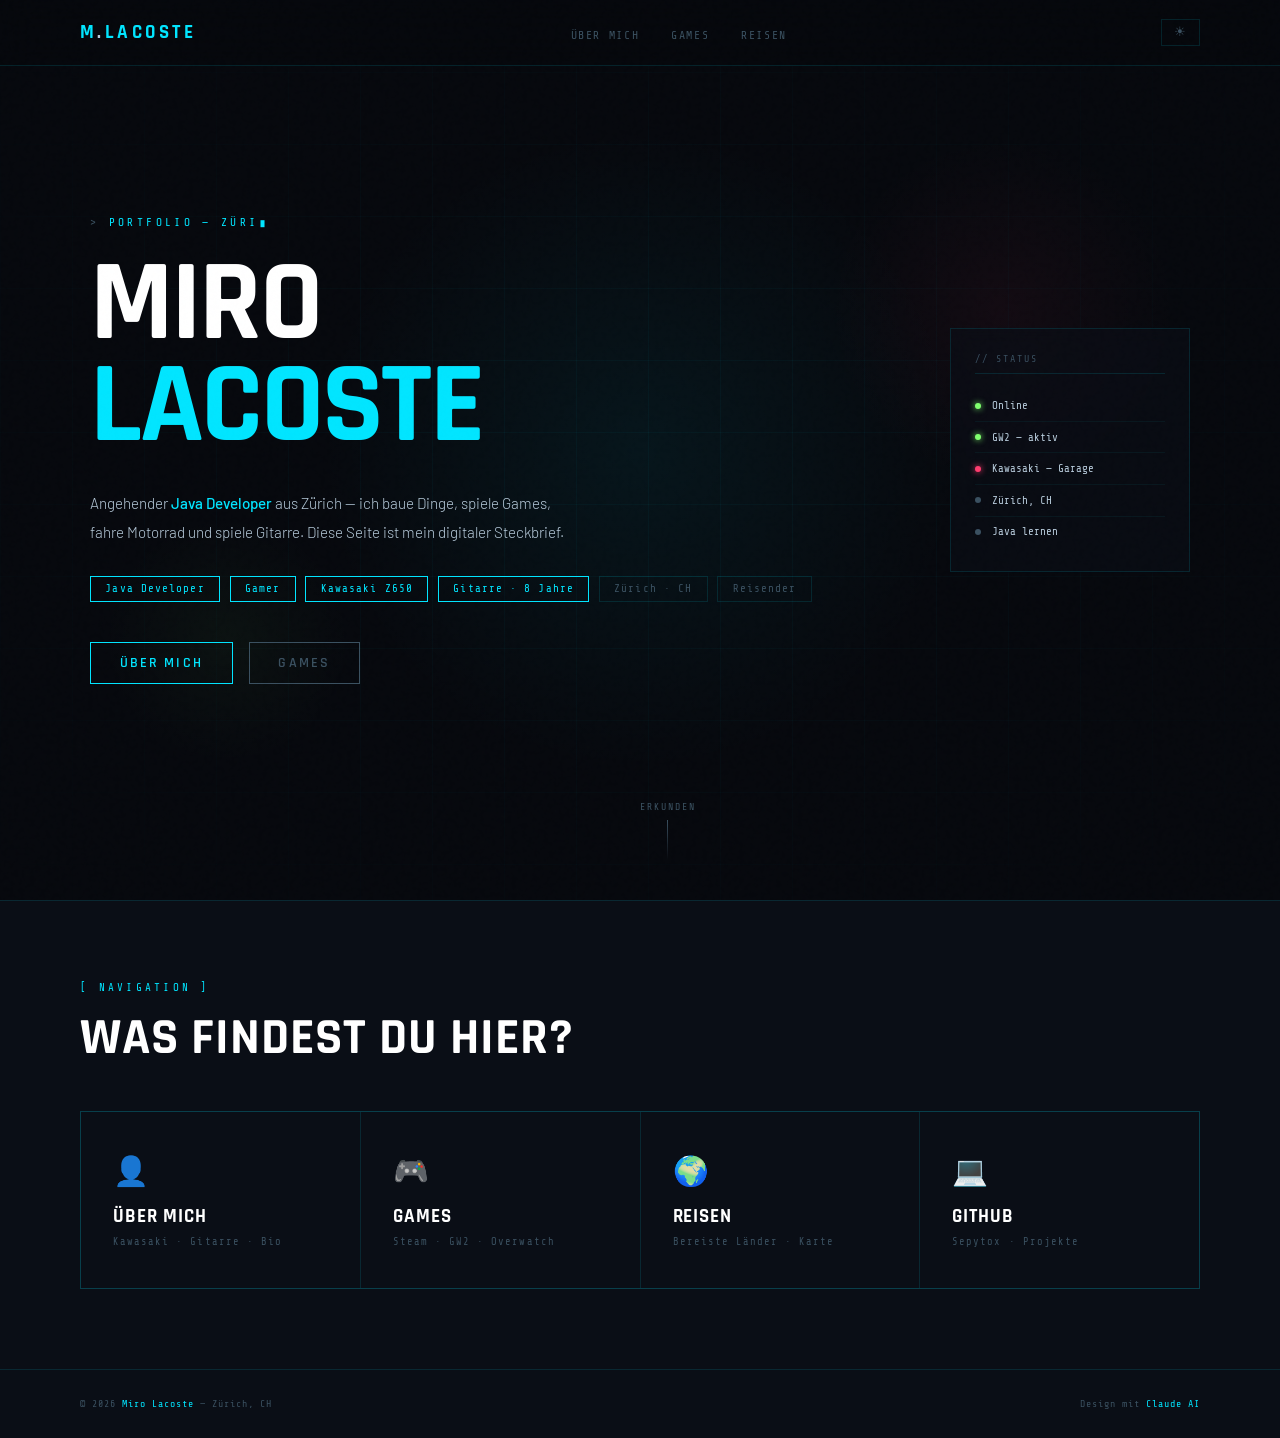
<file: Index.html>
<!DOCTYPE html>
<html lang="de">
<head>
  <meta charset="UTF-8"/><meta name="viewport" content="width=device-width,initial-scale=1.0"/>
  <title>Miro Lacoste</title>
  <link href="https://fonts.googleapis.com/css2?family=Rajdhani:wght@300;400;500;600;700&family=Share+Tech+Mono&family=Barlow:wght@300;400;500&display=swap" rel="stylesheet"/>
  <link rel="stylesheet" href="style.css"/>
  <script src="theme.js"></script>
  <style>
    #home{min-height:100vh;display:flex;align-items:center;justify-content:center;position:relative;overflow:hidden;padding:0 5rem;}
    .hero-grid{position:absolute;inset:0;background-image:linear-gradient(rgba(0,229,255,0.035) 1px,transparent 1px),linear-gradient(90deg,rgba(0,229,255,0.035) 1px,transparent 1px);background-size:72px 72px;mask-image:radial-gradient(ellipse 70% 70% at 50% 50%,black 20%,transparent 100%);}
    .orb{position:absolute;border-radius:50%;pointer-events:none;}
    .orb1{width:700px;height:700px;background:radial-gradient(circle,rgba(0,229,255,0.06) 0%,transparent 65%);top:50%;left:50%;transform:translate(-50%,-50%);}
    .orb2{width:350px;height:350px;background:radial-gradient(circle,rgba(255,60,110,0.05) 0%,transparent 70%);top:15%;right:8%;}
    .orb3{width:250px;height:250px;background:radial-gradient(circle,rgba(127,255,110,0.04) 0%,transparent 70%);bottom:15%;left:8%;}
    .hero-inner{position:relative;z-index:2;display:grid;grid-template-columns:1fr 240px;gap:4rem;align-items:center;width:100%;max-width:1100px;}
    .h-eye{font-family:'Share Tech Mono',monospace;font-size:0.7rem;color:var(--accent);letter-spacing:0.3em;text-transform:uppercase;margin-bottom:1.6rem;opacity:0;animation:fadeUp 0.6s ease forwards 0.2s;}
    .h-eye::before{content:'> ';color:var(--muted);}
    .h-title{font-family:'Rajdhani',sans-serif;font-size:clamp(4rem,9vw,8rem);font-weight:700;line-height:0.88;text-transform:uppercase;color:var(--heading);letter-spacing:-0.02em;opacity:0;animation:fadeUp 0.7s ease forwards 0.35s;}
    .h-title .a{color:var(--accent);display:block;}
    .h-desc{margin-top:2rem;font-size:0.95rem;line-height:1.9;color:var(--text);max-width:480px;opacity:0;animation:fadeUp 0.7s ease forwards 0.55s;}
    .h-desc strong{color:var(--accent);font-weight:500;}
    .h-chips{display:flex;flex-wrap:wrap;gap:0.6rem;margin-top:1.8rem;opacity:0;animation:fadeUp 0.7s ease forwards 0.7s;}
    .chip{font-family:'Share Tech Mono',monospace;font-size:0.68rem;padding:0.35rem 0.9rem;border:1px solid var(--border);color:var(--muted);letter-spacing:0.1em;}
    .chip.on{border-color:var(--accent);color:var(--accent);}
    .h-cta{display:flex;gap:1rem;margin-top:2.5rem;flex-wrap:wrap;opacity:0;animation:fadeUp 0.7s ease forwards 0.85s;}
    .panel-wrap{opacity:0;animation:fadeUp 0.8s ease forwards 1s;}
    .panel{border:1px solid var(--border);background:var(--panel-bg);padding:1.5rem;backdrop-filter:blur(8px);}
    .panel-head{font-family:'Share Tech Mono',monospace;font-size:0.62rem;color:var(--muted);letter-spacing:0.2em;text-transform:uppercase;margin-bottom:1rem;padding-bottom:0.6rem;border-bottom:1px solid var(--border);}
    .prow{display:flex;align-items:center;gap:0.7rem;padding:0.55rem 0;border-bottom:1px solid rgba(0,229,255,0.05);font-family:'Share Tech Mono',monospace;font-size:0.68rem;color:var(--text);}
    .prow:last-child{border-bottom:none;}
    .pdot{width:6px;height:6px;border-radius:50%;flex-shrink:0;background:var(--accent3);box-shadow:0 0 6px var(--accent3);animation:pulse 2s ease infinite;}
    .pdot.r{background:var(--accent2);box-shadow:0 0 6px var(--accent2);}
    .pdot.off{background:var(--muted);box-shadow:none;animation:none;}
    .scroll-hint{position:absolute;bottom:2.5rem;left:50%;transform:translateX(-50%);font-family:'Share Tech Mono',monospace;font-size:0.62rem;color:var(--muted);letter-spacing:0.2em;text-transform:uppercase;display:flex;flex-direction:column;align-items:center;gap:0.5rem;opacity:0;animation:fadeUp 0.6s ease forwards 1.4s;}
    .sarr{width:1px;height:40px;background:linear-gradient(to bottom,var(--muted),transparent);animation:sa 1.5s ease infinite;}
    @keyframes sa{0%{transform:scaleY(0);transform-origin:top;}50%{transform:scaleY(1);transform-origin:top;}51%{transform:scaleY(1);transform-origin:bottom;}100%{transform:scaleY(0);transform-origin:bottom;}}
    .nav-grid{display:grid;grid-template-columns:repeat(4,1fr);gap:1px;background:var(--border);border:1px solid var(--border);}
    .nav-card{background:var(--bg2);padding:2.5rem 2rem;text-decoration:none;position:relative;overflow:hidden;transition:background 0.3s;}
    .nav-card::after{content:'';position:absolute;bottom:0;left:0;right:0;height:2px;background:var(--accent);transform:scaleX(0);transform-origin:left;transition:transform 0.4s;}
    .nav-card:hover{background:var(--bg3);}.nav-card:hover::after{transform:scaleX(1);}
    .nc-icon{font-size:1.8rem;margin-bottom:1rem;display:block;}
    .nc-title{font-family:'Rajdhani',sans-serif;font-size:1.2rem;font-weight:700;text-transform:uppercase;color:var(--heading);letter-spacing:0.05em;margin-bottom:0.4rem;}
    .nc-sub{font-family:'Share Tech Mono',monospace;font-size:0.65rem;color:var(--muted);letter-spacing:0.1em;}
    @media(max-width:900px){#home{padding:0 1.5rem;}.hero-inner{grid-template-columns:1fr;}.panel-wrap{display:none;}.nav-grid{grid-template-columns:1fr 1fr;}}
    .h-eye.typing::after{content:'█';animation:blink-cur 0.7s step-end infinite;color:var(--accent);margin-left:2px;font-size:0.6em;}
    @keyframes blink-cur{50%{opacity:0;}}
  </style>
</head>
<body>
<nav>
  <a class="nav-logo" href="index.html">M<em>.</em>Lacoste</a>
  <ul class="nav-links">
    <li><a href="about.html">Über mich</a></li>
    <li><a href="games.html">Games</a></li>
    <li><a href="travels.html">Reisen</a></li>
  </ul>
  <button class="theme-btn" id="themeBtn" onclick="toggleTheme()" title="Theme wechseln">☀</button>
</nav>

<section id="home">
  <div class="hero-grid"></div>
  <div class="orb orb1"></div><div class="orb orb2"></div><div class="orb orb3"></div>
  <div class="hero-inner">
    <div>
      <div class="h-eye">Portfolio — Zürich, Schweiz — 2026</div>
      <h1 class="h-title">Miro<span class="a">Lacoste</span></h1>
      <p class="h-desc">Angehender <strong>Java Developer</strong> aus Zürich — ich baue Dinge, spiele Games, fahre Motorrad und spiele Gitarre. Diese Seite ist mein digitaler Steckbrief.</p>
      <div class="h-chips">
        <span class="chip on">Java Developer</span>
        <span class="chip on">Gamer</span>
        <span class="chip on">Kawasaki Z650</span>
        <span class="chip on">Gitarre · 8 Jahre</span>
        <span class="chip">Zürich · CH</span>
        <span class="chip">Reisender</span>
      </div>
      <div class="h-cta">
        <a href="about.html" class="btn"><span>Über mich</span></a>
        <a href="games.html" class="btn btn-ghost"><span>Games</span></a>
      </div>
    </div>
    <div class="panel-wrap">
      <div class="panel">
        <div class="panel-head">// Status</div>
        <div class="prow"><div class="pdot"></div>Online</div>
        <div class="prow"><div class="pdot"></div>GW2 — aktiv</div>
        <div class="prow"><div class="pdot r"></div>Kawasaki — Garage</div>
        <div class="prow"><div class="pdot off"></div>Zürich, CH</div>
        <div class="prow"><div class="pdot off"></div>Java lernen</div>
      </div>
    </div>
  </div>
  <div class="scroll-hint"><span>Erkunden</span><div class="sarr"></div></div>
</section>

<section style="background:var(--bg2);border-top:1px solid var(--border);padding:5rem;">
  <div class="sec-eye reveal">Navigation</div>
  <h2 class="sec-title reveal" style="margin-bottom:2.5rem;">Was findest du hier?</h2>
  <div class="nav-grid reveal">
    <a class="nav-card" href="about.html"><span class="nc-icon">👤</span><div class="nc-title">Über mich</div><div class="nc-sub">Kawasaki · Gitarre · Bio</div></a>
    <a class="nav-card" href="games.html"><span class="nc-icon">🎮</span><div class="nc-title">Games</div><div class="nc-sub">Steam · GW2 · Overwatch</div></a>
    <a class="nav-card" href="travels.html"><span class="nc-icon">🌍</span><div class="nc-title">Reisen</div><div class="nc-sub">Bereiste Länder · Karte</div></a>
    <a class="nav-card" href="https://github.com/Sepytox" target="_blank"><span class="nc-icon">💻</span><div class="nc-title">GitHub</div><div class="nc-sub">Sepytox · Projekte</div></a>
  </div>
</section>

<footer>
  <div class="ftxt">© 2026 <span>Miro Lacoste</span> — Zürich, CH</div>
  <div class="ftxt">Design mit <span>Claude AI</span></div>
</footer>
<script>
document.querySelectorAll('.reveal').forEach(r=>{new IntersectionObserver(e=>{e.forEach(x=>{if(x.isIntersecting)x.target.classList.add('visible');});},{threshold:0.1}).observe(r);});

// Typewriter on hero eyebrow
(function(){
  var el = document.querySelector('.h-eye');
  if (!el) return;
  var text = el.textContent.trim();
  el.textContent = '';
  el.classList.add('typing');
  var i = 0;
  setTimeout(function() {
    var t = setInterval(function() {
      el.textContent += text[i++];
      if (i >= text.length) { clearInterval(t); setTimeout(function(){ el.classList.remove('typing'); }, 800); }
    }, 45);
  }, 900);
})();
</script>
</body>
</html>
</file>
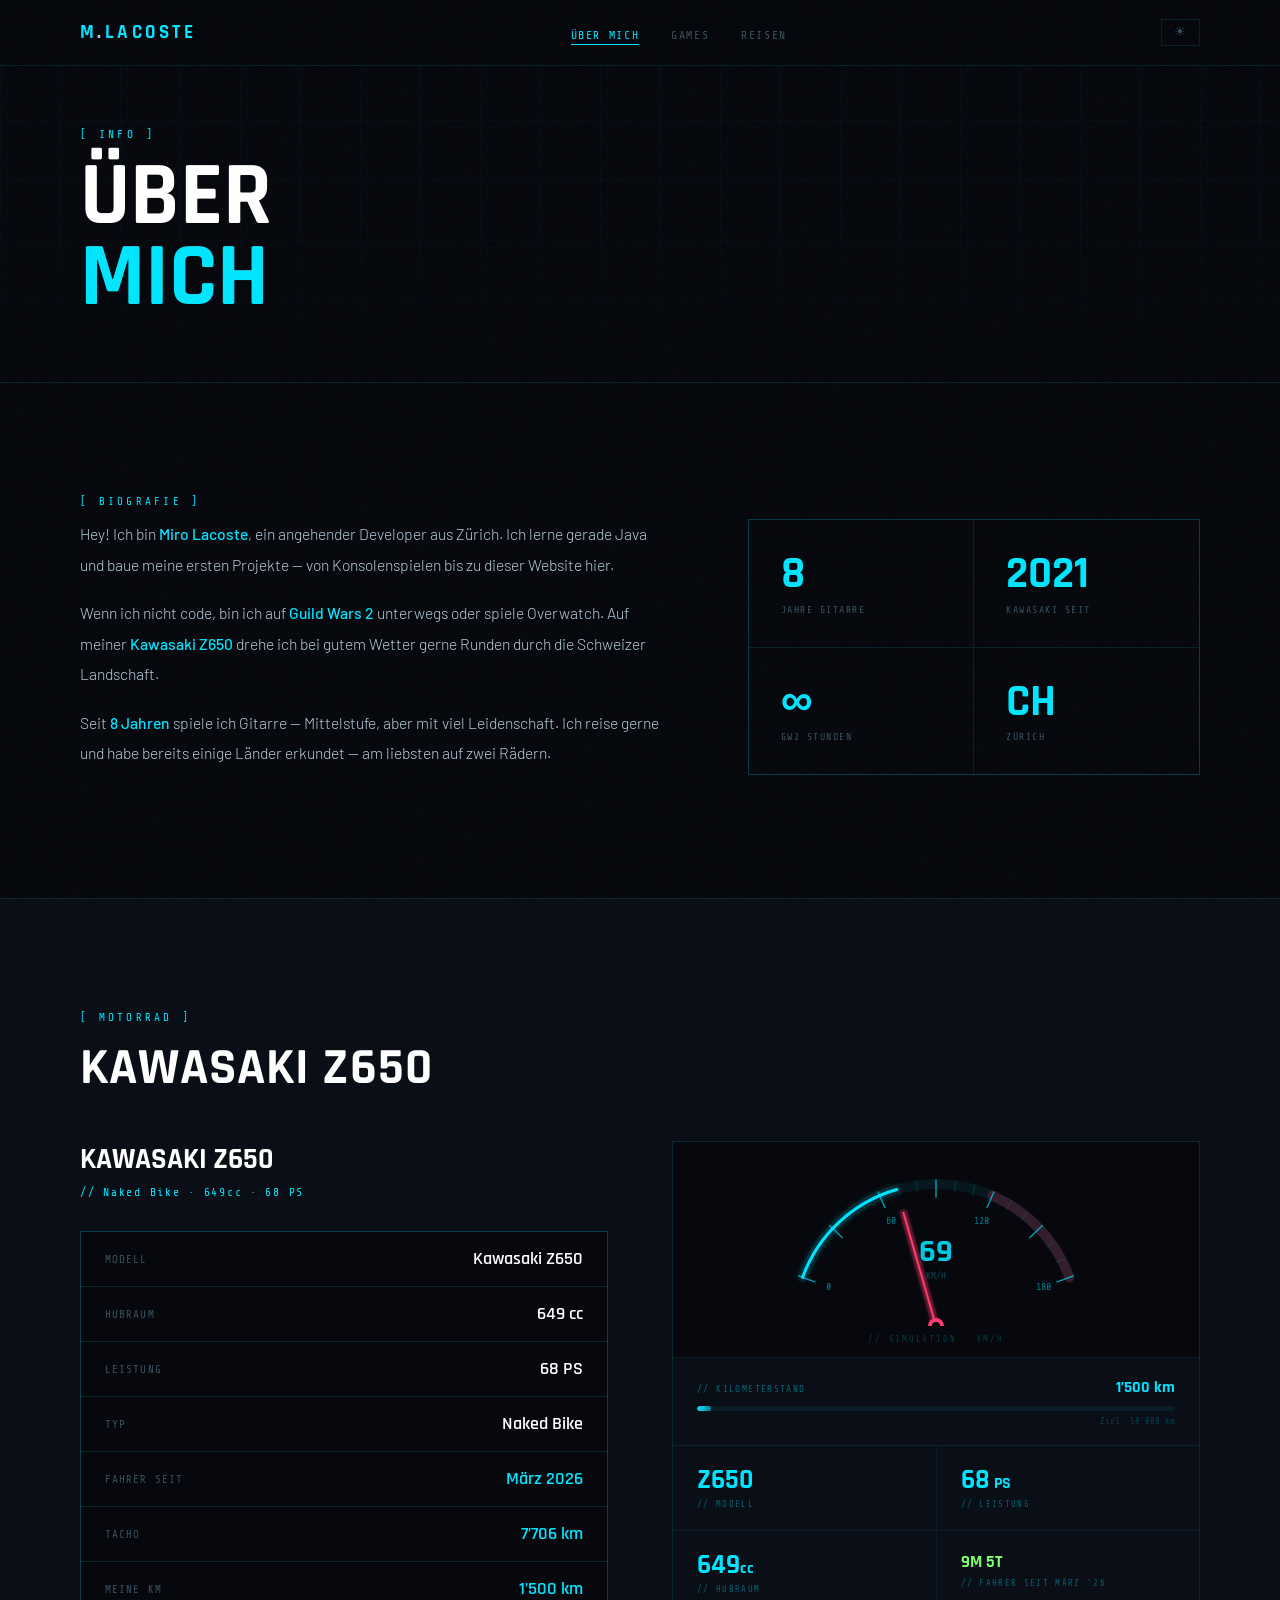
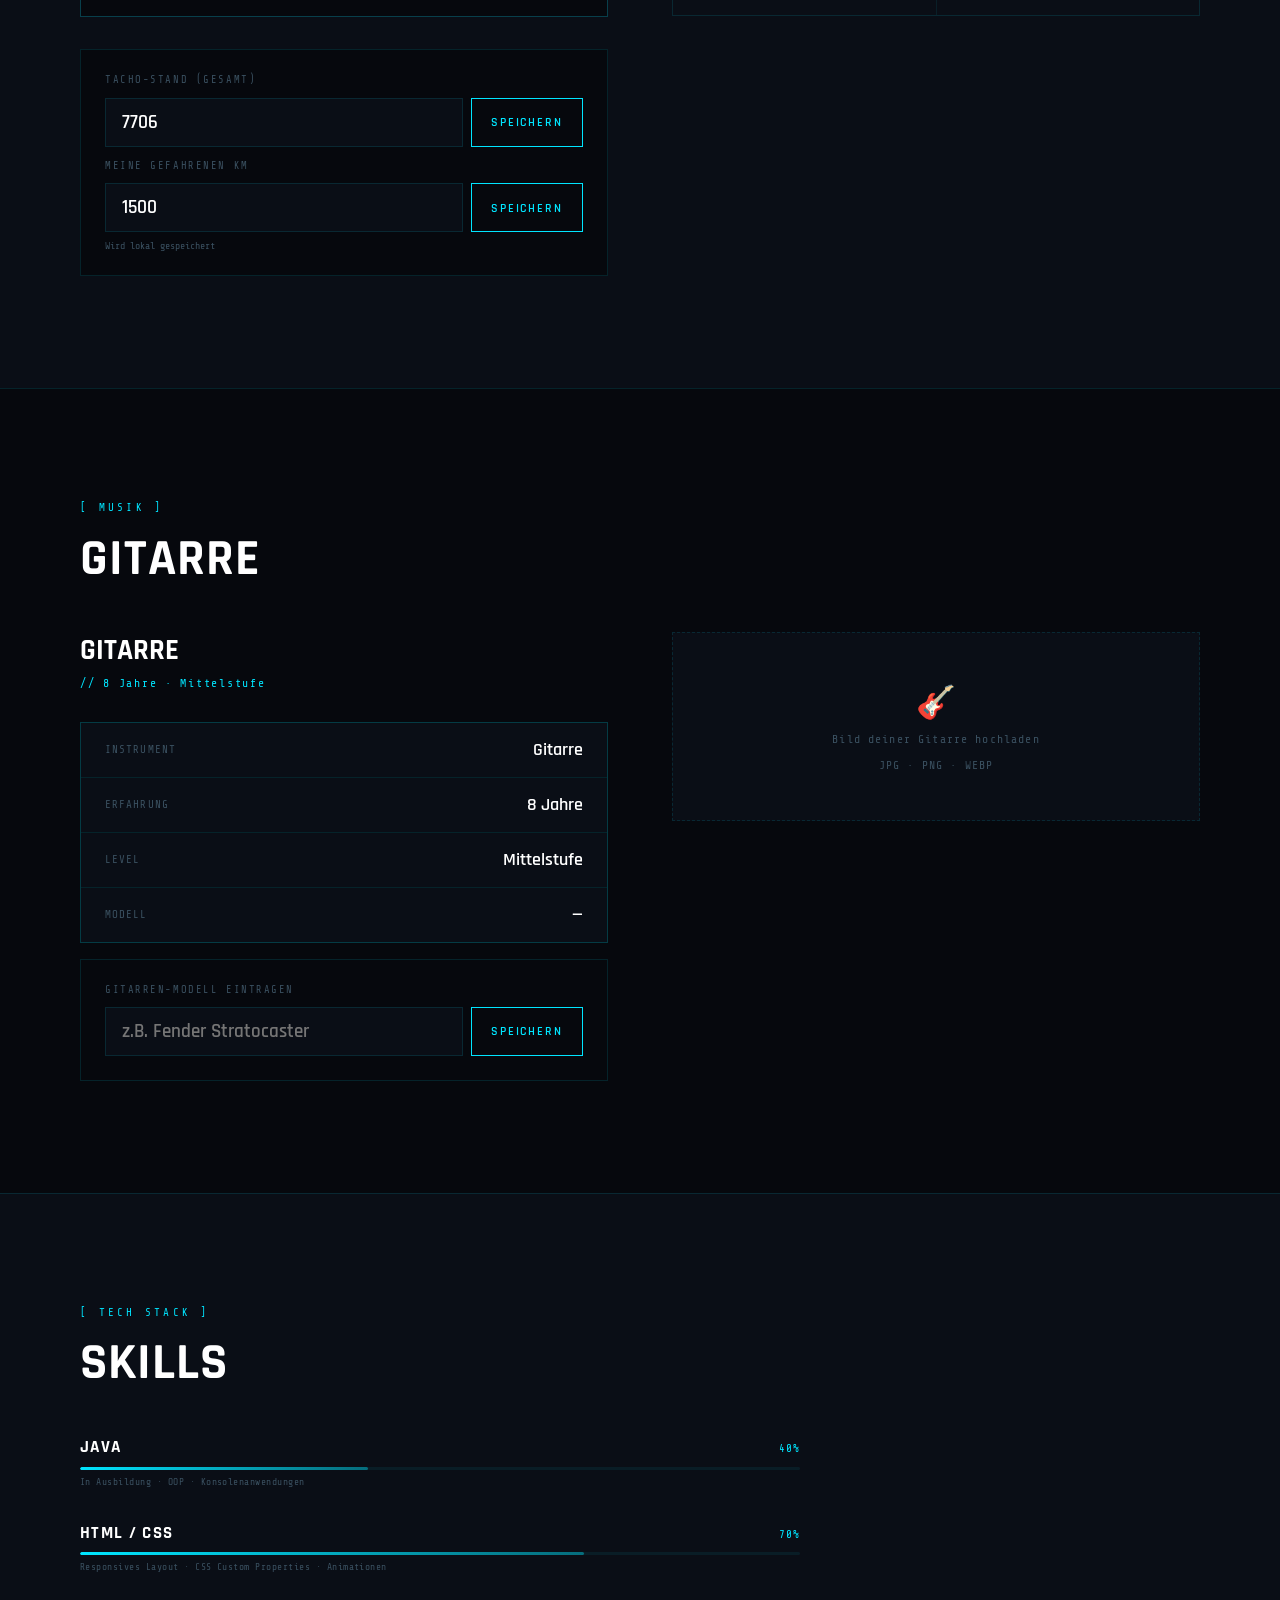
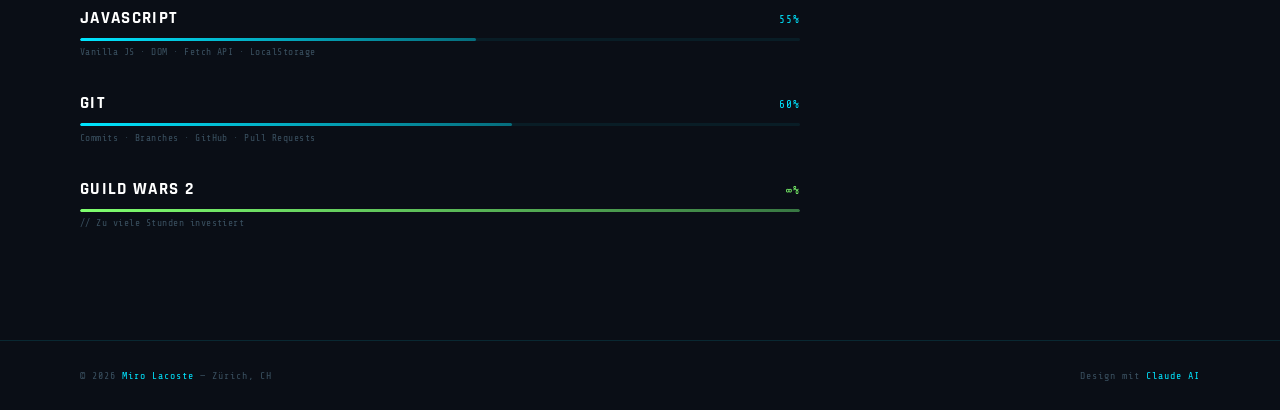
<file: About.html>
<!DOCTYPE html>
<html lang="de">
<head>
  <meta charset="UTF-8"/><meta name="viewport" content="width=device-width,initial-scale=1.0"/>
  <title>Über mich — Miro Lacoste</title>
  <link href="https://fonts.googleapis.com/css2?family=Rajdhani:wght@300;400;500;600;700&family=Share+Tech+Mono&family=Barlow:wght@300;400;500&display=swap" rel="stylesheet"/>
  <link rel="stylesheet" href="style.css"/>
  <script src="theme.js"></script>
  <style>
    /* BIO */
    .bio-grid{display:grid;grid-template-columns:1.3fr 1fr;gap:5rem;align-items:start;}
    .bio-text p{font-size:0.98rem;line-height:1.95;color:var(--text);margin-bottom:1.1rem;}
    .bio-text p strong{color:var(--accent);font-weight:500;}
    .bio-stats{display:grid;grid-template-columns:1fr 1fr;gap:1px;background:var(--border);border:1px solid var(--border);}
    .sbox{background:var(--bg);padding:2rem;position:relative;overflow:hidden;}
    .sbox::before{content:'';position:absolute;top:0;left:0;width:2px;height:0;background:var(--accent);transition:height 0.4s;}
    .sbox:hover::before{height:100%;}
    .snum{font-family:'Rajdhani',sans-serif;font-size:2.8rem;font-weight:700;color:var(--accent);line-height:1;}
    .slbl{font-family:'Share Tech Mono',monospace;font-size:0.62rem;color:var(--muted);letter-spacing:0.15em;text-transform:uppercase;margin-top:0.4rem;}

    /* KAWASAKI */
    #moto{background:var(--bg2);border-top:1px solid var(--border);}
    .moto-layout{display:grid;grid-template-columns:1fr 1fr;gap:4rem;align-items:start;}
    .moto-info h3{font-family:'Rajdhani',sans-serif;font-size:1.8rem;font-weight:700;text-transform:uppercase;color:var(--heading);margin-bottom:0.5rem;}
    .moto-info .sub{font-family:'Share Tech Mono',monospace;font-size:0.72rem;color:var(--accent);letter-spacing:0.15em;margin-bottom:2rem;}
    .moto-specs{display:flex;flex-direction:column;gap:1px;background:var(--border);border:1px solid var(--border);margin-bottom:2rem;}
    .spec-row{background:var(--bg);}
    /* Timer */
    .timer-card{border:1px solid var(--border);background:var(--bg);padding:2rem;text-align:center;}
    .timer-label{font-family:'Share Tech Mono',monospace;font-size:0.65rem;color:var(--muted);letter-spacing:0.2em;text-transform:uppercase;margin-bottom:1rem;}
    .timer-display{font-family:'Rajdhani',sans-serif;font-size:2rem;font-weight:700;color:var(--accent3);letter-spacing:0.05em;line-height:1.2;}
    .timer-since{font-family:'Share Tech Mono',monospace;font-size:0.65rem;color:var(--muted);margin-top:0.5rem;}

    /* GUITAR */
    #guitar{background:var(--bg);border-top:1px solid var(--border);}
    .guitar-layout{display:grid;grid-template-columns:1fr 1fr;gap:4rem;align-items:start;}
    .guitar-info h3{font-family:'Rajdhani',sans-serif;font-size:1.8rem;font-weight:700;text-transform:uppercase;color:var(--heading);margin-bottom:0.5rem;}
    .guitar-info .sub{font-family:'Share Tech Mono',monospace;font-size:0.72rem;color:var(--accent);letter-spacing:0.15em;margin-bottom:2rem;}
    .guitar-facts{display:flex;flex-direction:column;gap:1px;background:var(--border);border:1px solid var(--border);}
    .fact-row{background:var(--bg2);}
    /* Image upload */
    .img-upload-area{border:1px dashed var(--border);background:var(--bg2);padding:3rem 2rem;text-align:center;cursor:pointer;transition:border-color 0.3s,background 0.3s;position:relative;}
    .img-upload-area:hover{border-color:var(--accent);background:rgba(0,229,255,0.03);}
    .img-upload-area input{position:absolute;inset:0;opacity:0;cursor:pointer;width:100%;height:100%;}
    .img-upload-icon{font-size:2rem;margin-bottom:0.8rem;}
    .img-upload-txt{font-family:'Share Tech Mono',monospace;font-size:0.72rem;color:var(--muted);letter-spacing:0.1em;}
    .img-preview{width:100%;height:300px;object-fit:cover;display:none;border:1px solid var(--border);}

    /* MOTO STATS CARD */
    .moto-stats-card{border:1px solid rgba(0,229,255,0.12);background:#0a0e16;overflow:hidden;}
    .tacho-wrap{padding:1.5rem 1.5rem 0.4rem;background:#06080d;border-bottom:1px solid rgba(0,229,255,0.1);}
    #tachoCanvas{width:100%;max-width:320px;display:block;margin:0 auto;}
    .tacho-hint{font-family:'Share Tech Mono',monospace;font-size:0.55rem;color:rgba(0,229,255,0.22);letter-spacing:0.2em;text-transform:uppercase;text-align:center;padding:0.45rem 0;}
    .km-bar-section{padding:1.2rem 1.5rem;border-bottom:1px solid rgba(0,229,255,0.1);}
    .km-bar-top{display:flex;justify-content:space-between;align-items:baseline;margin-bottom:0.5rem;}
    .km-bar-lbl{font-family:'Share Tech Mono',monospace;font-size:0.58rem;color:rgba(0,229,255,0.4);letter-spacing:0.15em;text-transform:uppercase;}
    .km-bar-val{font-family:'Rajdhani',sans-serif;font-size:1rem;font-weight:700;color:#00e5ff;}
    .km-track{height:5px;background:rgba(0,229,255,0.07);border-radius:3px;overflow:hidden;}
    .km-fill{height:100%;background:linear-gradient(90deg,#00e5ff,rgba(0,229,255,0.5));border-radius:3px;width:0%;transition:width 1.2s cubic-bezier(.25,.46,.45,.94);}
    .km-goal{font-family:'Share Tech Mono',monospace;font-size:0.55rem;color:rgba(0,229,255,0.22);margin-top:0.3rem;text-align:right;}
    .mstat-grid{display:grid;grid-template-columns:1fr 1fr;gap:1px;background:rgba(0,229,255,0.08);}
    .mstat{background:#0a0e16;padding:1.3rem 1.5rem;position:relative;overflow:hidden;}
    .mstat::before{content:'';position:absolute;top:0;left:0;width:2px;height:0;background:#00e5ff;transition:height 0.4s;}
    .mstat:hover::before{height:100%;}
    .mstat-num{font-family:'Rajdhani',sans-serif;font-size:1.7rem;font-weight:700;color:#00e5ff;line-height:1;}
    .mstat-lbl{font-family:'Share Tech Mono',monospace;font-size:0.55rem;color:rgba(0,229,255,0.38);letter-spacing:0.15em;text-transform:uppercase;margin-top:0.3rem;}
    .mstat-timer .mstat-num{font-size:1.05rem;color:#7fff6e;line-height:1.3;}

    @media(max-width:900px){
      .bio-grid,.moto-layout,.guitar-layout{grid-template-columns:1fr;gap:2rem;}
    }

    /* SKILLS */
    #skills{background:var(--bg2);border-top:1px solid var(--border);}
    .skills-wrap{display:flex;flex-direction:column;gap:2.2rem;max-width:720px;}
    .skill-head{display:flex;justify-content:space-between;align-items:baseline;margin-bottom:0.55rem;}
    .skill-name{font-family:'Rajdhani',sans-serif;font-size:1.05rem;font-weight:700;color:var(--heading);text-transform:uppercase;letter-spacing:0.08em;}
    .skill-pct{font-family:'Share Tech Mono',monospace;font-size:0.68rem;color:var(--accent);letter-spacing:0.1em;}
    .skill-pct.green{color:var(--accent3);}
    .skill-track{height:3px;background:rgba(0,229,255,0.07);border-radius:2px;overflow:hidden;}
    .skill-fill{height:100%;border-radius:2px;width:0%;transition:width 1.3s cubic-bezier(.25,.46,.45,.94);}
    .skill-sub{font-family:'Share Tech Mono',monospace;font-size:0.6rem;color:var(--muted);margin-top:0.4rem;letter-spacing:0.05em;}
  </style>
</head>
<body>
<nav>
  <a class="nav-logo" href="index.html">M<em>.</em>Lacoste</a>
  <ul class="nav-links">
    <li><a href="about.html" class="active">Über mich</a></li>
    <li><a href="games.html">Games</a></li>
    <li><a href="travels.html">Reisen</a></li>
  </ul>
  <button class="theme-btn" id="themeBtn" onclick="toggleTheme()" title="Theme wechseln">☀</button>
</nav>

<div class="page-hero">
  <div class="page-hero-grid"></div>
  <div>
    <div class="page-eye">Info</div>
    <h1 class="page-title">Über<br><span>mich</span></h1>
  </div>
</div>

<!-- BIO -->
<section style="background:var(--bg);">
  <div class="sec-eye reveal">Biografie</div>
  <div class="bio-grid">
    <div class="bio-text reveal">
      <p>Hey! Ich bin <strong>Miro Lacoste</strong>, ein angehender Developer aus Zürich. Ich lerne gerade Java und baue meine ersten Projekte — von Konsolenspielen bis zu dieser Website hier.</p>
      <p>Wenn ich nicht code, bin ich auf <strong>Guild Wars 2</strong> unterwegs oder spiele Overwatch. Auf meiner <strong>Kawasaki Z650</strong> drehe ich bei gutem Wetter gerne Runden durch die Schweizer Landschaft.</p>
      <p>Seit <strong>8 Jahren</strong> spiele ich Gitarre — Mittelstufe, aber mit viel Leidenschaft. Ich reise gerne und habe bereits einige Länder erkundet — am liebsten auf zwei Rädern.</p>
    </div>
    <div class="bio-stats reveal">
      <div class="sbox"><div class="snum">8</div><div class="slbl">Jahre Gitarre</div></div>
      <div class="sbox"><div class="snum">2021</div><div class="slbl">Kawasaki seit</div></div>
      <div class="sbox"><div class="snum">∞</div><div class="slbl">GW2 Stunden</div></div>
      <div class="sbox"><div class="snum">CH</div><div class="slbl">Zürich</div></div>
    </div>
  </div>
</section>

<!-- KAWASAKI -->
<section id="moto">
  <div class="sec-eye reveal">Motorrad</div>
  <h2 class="sec-title reveal">Kawasaki Z650</h2>
  <div class="moto-layout">
    <div class="reveal">
      <div class="moto-info">
        <h3>Kawasaki Z650</h3>
        <div class="sub">// Naked Bike · 649cc · 68 PS</div>
      </div>
      <div class="moto-specs">
        <div class="spec-row"><span class="spec-key">Modell</span><span class="spec-val">Kawasaki Z650</span></div>
        <div class="spec-row"><span class="spec-key">Hubraum</span><span class="spec-val">649 cc</span></div>
        <div class="spec-row"><span class="spec-key">Leistung</span><span class="spec-val">68 PS</span></div>
        <div class="spec-row"><span class="spec-key">Typ</span><span class="spec-val">Naked Bike</span></div>
        <div class="spec-row"><span class="spec-key">Fahrer seit</span><span class="spec-val accent" id="seit-jahr">März 2026</span></div>
        <div class="spec-row">
          <span class="spec-key">Tacho</span>
          <span class="spec-val accent" id="km-total-display">— km</span>
        </div>
        <div class="spec-row">
          <span class="spec-key">Meine km</span>
          <span class="spec-val accent" id="km-display">— km</span>
        </div>
      </div>
      <div class="km-box">
        <label>Tacho-Stand (gesamt)</label>
        <div class="km-input-wrap">
          <input class="km-input" type="number" id="kmTotalInput" placeholder="z.B. 7706" min="0"/>
          <button class="btn btn-sm" onclick="saveKmTotal()"><span>Speichern</span></button>
        </div>
        <label style="margin-top:0.8rem;display:block;">Meine gefahrenen km</label>
        <div class="km-input-wrap">
          <input class="km-input" type="number" id="kmInput" placeholder="z.B. 1500" min="0"/>
          <button class="btn btn-sm" onclick="saveKm()"><span>Speichern</span></button>
        </div>
        <div class="km-note">Wird lokal gespeichert</div>
      </div>
    </div>
    <div class="reveal">
      <div class="moto-stats-card">
        <!-- Tachometer -->
        <div class="tacho-wrap">
          <canvas id="tachoCanvas"></canvas>
          <div class="tacho-hint">// Simulation · km/h</div>
        </div>
        <!-- KM-Balken -->
        <div class="km-bar-section">
          <div class="km-bar-top">
            <span class="km-bar-lbl">// Kilometerstand</span>
            <span class="km-bar-val" id="kmBarVal">0 km</span>
          </div>
          <div class="km-track"><div class="km-fill" id="kmFill"></div></div>
          <div class="km-goal">Ziel: 50'000 km</div>
        </div>
        <!-- Stats 2x2 -->
        <div class="mstat-grid">
          <div class="mstat">
            <div class="mstat-num">Z650</div>
            <div class="mstat-lbl">// Modell</div>
          </div>
          <div class="mstat">
            <div class="mstat-num">68<span style="font-size:1rem"> PS</span></div>
            <div class="mstat-lbl">// Leistung</div>
          </div>
          <div class="mstat">
            <div class="mstat-num">649<span style="font-size:1rem">cc</span></div>
            <div class="mstat-lbl">// Hubraum</div>
          </div>
          <div class="mstat mstat-timer">
            <div class="mstat-num" id="timerDisplay">—</div>
            <div class="mstat-lbl">// Fahrer seit März '26</div>
          </div>
        </div>
      </div>
    </div>
  </div>
</section>

<!-- GUITAR -->
<section id="guitar">
  <div class="sec-eye reveal">Musik</div>
  <h2 class="sec-title reveal">Gitarre</h2>
  <div class="guitar-layout">
    <div class="reveal">
      <div class="guitar-info">
        <h3>Gitarre</h3>
        <div class="sub">// 8 Jahre · Mittelstufe</div>
      </div>
      <div class="guitar-facts">
        <div class="fact-row"><span class="fact-key">Instrument</span><span class="fact-val">Gitarre</span></div>
        <div class="fact-row"><span class="fact-key">Erfahrung</span><span class="fact-val">8 Jahre</span></div>
        <div class="fact-row"><span class="fact-key">Level</span><span class="fact-val">Mittelstufe</span></div>
        <div class="fact-row"><span class="fact-key">Modell</span><span class="fact-val" id="guitarModel">—</span></div>
      </div>
      <div class="km-box" style="margin-top:1rem;">
        <label>Gitarren-Modell eintragen</label>
        <div class="km-input-wrap">
          <input class="km-input" type="text" id="guitarInput" placeholder="z.B. Fender Stratocaster"/>
          <button class="btn btn-sm" onclick="saveGuitar()"><span>Speichern</span></button>
        </div>
      </div>
    </div>
    <div class="reveal">
      <div class="img-upload-area" id="uploadArea" onclick="document.getElementById('guitarImg').click()">
        <input type="file" id="guitarImg" accept="image/*" onchange="previewImg(this)" style="display:none"/>
        <img class="img-preview" id="imgPreview" alt="Gitarre"/>
        <div id="uploadPlaceholder">
          <div class="img-upload-icon">🎸</div>
          <div class="img-upload-txt">Bild deiner Gitarre hochladen<br><br>JPG · PNG · WEBP</div>
        </div>
      </div>
    </div>
  </div>
</section>

<!-- SKILLS -->
<section id="skills">
  <div class="sec-eye reveal">Tech Stack</div>
  <h2 class="sec-title reveal">Skills</h2>
  <div class="skills-wrap reveal">
    <div class="skill-item">
      <div class="skill-head">
        <span class="skill-name">Java</span>
        <span class="skill-pct">40%</span>
      </div>
      <div class="skill-track"><div class="skill-fill" data-w="40" style="background:linear-gradient(90deg,var(--accent),rgba(0,229,255,0.4))"></div></div>
      <div class="skill-sub">In Ausbildung · OOP · Konsolenanwendungen</div>
    </div>
    <div class="skill-item">
      <div class="skill-head">
        <span class="skill-name">HTML / CSS</span>
        <span class="skill-pct">70%</span>
      </div>
      <div class="skill-track"><div class="skill-fill" data-w="70" style="background:linear-gradient(90deg,var(--accent),rgba(0,229,255,0.4))"></div></div>
      <div class="skill-sub">Responsives Layout · CSS Custom Properties · Animationen</div>
    </div>
    <div class="skill-item">
      <div class="skill-head">
        <span class="skill-name">JavaScript</span>
        <span class="skill-pct">55%</span>
      </div>
      <div class="skill-track"><div class="skill-fill" data-w="55" style="background:linear-gradient(90deg,var(--accent),rgba(0,229,255,0.4))"></div></div>
      <div class="skill-sub">Vanilla JS · DOM · Fetch API · LocalStorage</div>
    </div>
    <div class="skill-item">
      <div class="skill-head">
        <span class="skill-name">Git</span>
        <span class="skill-pct">60%</span>
      </div>
      <div class="skill-track"><div class="skill-fill" data-w="60" style="background:linear-gradient(90deg,var(--accent),rgba(0,229,255,0.4))"></div></div>
      <div class="skill-sub">Commits · Branches · GitHub · Pull Requests</div>
    </div>
    <div class="skill-item">
      <div class="skill-head">
        <span class="skill-name">Guild Wars 2</span>
        <span class="skill-pct green">∞%</span>
      </div>
      <div class="skill-track"><div class="skill-fill" data-w="100" style="background:linear-gradient(90deg,var(--accent3),rgba(127,255,110,0.4))"></div></div>
      <div class="skill-sub">// Zu viele Stunden investiert</div>
    </div>
  </div>
</section>

<footer>
  <div class="ftxt">© 2026 <span>Miro Lacoste</span> — Zürich, CH</div>
  <div class="ftxt">Design mit <span>Claude AI</span></div>
</footer>

<script>
// ══════════════════════════════════════════════
// TACHOMETER
// Arc: clockwise from 200° to 340°, centre at bottom of canvas.
// speed=0 → 200°, speed=90 → 270° (top), speed=180 → 340°
// ══════════════════════════════════════════════
const T_W = 320, T_H = 160, T_CX = 160, T_CY = 160, T_R = 142;

function speedToRad(s) {
  return (200 + (Math.max(0, Math.min(180, s)) / 180) * 140) * Math.PI / 180;
}

function drawTacho(ctx, speed) {
  speed = Math.max(0, Math.min(180, speed));
  ctx.clearRect(0, 0, T_W, T_H);
  ctx.fillStyle = '#06080d';
  ctx.fillRect(0, 0, T_W, T_H);

  const sa = speedToRad(0);
  const ea = speedToRad(180);
  const ca = speedToRad(speed);

  // Track
  ctx.beginPath();
  ctx.arc(T_CX, T_CY, T_R, sa, ea, false);
  ctx.strokeStyle = 'rgba(0,229,255,0.07)';
  ctx.lineWidth = 10;
  ctx.lineCap = 'round';
  ctx.stroke();

  // Active arc
  ctx.beginPath();
  ctx.arc(T_CX, T_CY, T_R, sa, ca, false);
  ctx.strokeStyle = '#00e5ff';
  ctx.lineWidth = 3;
  ctx.lineCap = 'round';
  ctx.shadowBlur = 7;
  ctx.shadowColor = 'rgba(0,229,255,0.55)';
  ctx.stroke();
  ctx.shadowBlur = 0;

  // Danger zone arc (120–180 km/h)
  ctx.beginPath();
  ctx.arc(T_CX, T_CY, T_R, speedToRad(120), ea, false);
  ctx.strokeStyle = 'rgba(255,60,110,0.18)';
  ctx.lineWidth = 10;
  ctx.stroke();

  // Tick marks + labels
  for (let i = 0; i <= 18; i++) {
    const s = i * 10;
    const a = speedToRad(s);
    const major = i % 3 === 0;
    const r1 = T_R + 4, r2 = major ? T_R - 13 : T_R - 6;
    ctx.beginPath();
    ctx.moveTo(T_CX + r1 * Math.cos(a), T_CY + r1 * Math.sin(a));
    ctx.lineTo(T_CX + r2 * Math.cos(a), T_CY + r2 * Math.sin(a));
    ctx.strokeStyle = major ? 'rgba(0,229,255,0.65)' : 'rgba(0,229,255,0.2)';
    ctx.lineWidth = major ? 1.5 : 0.8;
    ctx.stroke();
    if (s % 60 === 0) {
      const lr = T_R - 28;
      ctx.fillStyle = 'rgba(0,229,255,0.52)';
      ctx.font = '10px "Share Tech Mono",monospace';
      ctx.textAlign = 'center';
      ctx.textBaseline = 'middle';
      ctx.fillText(s, T_CX + lr * Math.cos(a), T_CY + lr * Math.sin(a));
    }
  }

  // Speed number
  ctx.fillStyle = 'rgba(0,229,255,0.88)';
  ctx.font = 'bold 32px Rajdhani,sans-serif';
  ctx.textAlign = 'center';
  ctx.textBaseline = 'middle';
  ctx.fillText(Math.round(speed), T_CX, T_CY - 72);
  ctx.fillStyle = 'rgba(0,229,255,0.28)';
  ctx.font = '9px "Share Tech Mono",monospace';
  ctx.fillText('KM/H', T_CX, T_CY - 50);

  // Needle glow + needle
  const na = speedToRad(speed);
  const nl = T_R * 0.83, nb = 11;
  const nx0 = T_CX - nb * Math.cos(na), ny0 = T_CY - nb * Math.sin(na);
  const nx1 = T_CX + nl * Math.cos(na), ny1 = T_CY + nl * Math.sin(na);
  ctx.beginPath(); ctx.moveTo(nx0, ny0); ctx.lineTo(nx1, ny1);
  ctx.strokeStyle = 'rgba(255,60,110,0.18)'; ctx.lineWidth = 8; ctx.lineCap = 'round'; ctx.stroke();
  ctx.beginPath(); ctx.moveTo(nx0, ny0); ctx.lineTo(nx1, ny1);
  ctx.strokeStyle = '#ff3c6e'; ctx.lineWidth = 2;
  ctx.shadowBlur = 5; ctx.shadowColor = '#ff3c6e'; ctx.stroke(); ctx.shadowBlur = 0;

  // Centre cap
  ctx.beginPath(); ctx.arc(T_CX, T_CY, 8, 0, Math.PI * 2);
  ctx.fillStyle = '#ff3c6e'; ctx.fill();
  ctx.beginPath(); ctx.arc(T_CX, T_CY, 4, 0, Math.PI * 2);
  ctx.fillStyle = '#06080d'; ctx.fill();
}

function startWobble(ctx, target) {
  let w = 0;
  (function frame() {
    w += 0.1;
    drawTacho(ctx, target + Math.sin(w * 2.5) * Math.exp(-w * 0.6) * 5);
    if (w < Math.PI * 3) requestAnimationFrame(frame);
    else drawTacho(ctx, target);
  })();
}

function initTacho() {
  const canvas = document.getElementById('tachoCanvas');
  if (!canvas) return;
  canvas.width = T_W; canvas.height = T_H;
  const ctx = canvas.getContext('2d');
  drawTacho(ctx, 0);
  const target = 60 + Math.random() * 80;
  let startT = null, current = 0;
  setTimeout(() => {
    (function sweep(ts) {
      if (!startT) startT = ts;
      const p = Math.min((ts - startT) / 2200, 1);
      current = target * (1 - Math.pow(1 - p, 3));
      drawTacho(ctx, current);
      if (p < 1) requestAnimationFrame(sweep);
      else startWobble(ctx, target);
    })(performance.now());
  }, 400);
}

// ══════════════════════════════════════════════
// KM BAR
// ══════════════════════════════════════════════
const KM_GOAL = 50000;

function updateKmBar(km) {
  const n = parseInt(km) || 0;
  const fill = document.getElementById('kmFill');
  const val  = document.getElementById('kmBarVal');
  if (fill) fill.style.width = Math.min(n / KM_GOAL * 100, 100).toFixed(2) + '%';
  if (val)  val.textContent  = n.toLocaleString('de-CH') + ' km';
}

// ══════════════════════════════════════════════
// TIMER
// ══════════════════════════════════════════════
function updateTimer() {
  const start = new Date(localStorage.getItem('motoStart') || '2026-03-01');
  const diff  = Date.now() - start;
  const years  = Math.floor(diff / (1000*60*60*24*365.25));
  const months = Math.floor((diff % (1000*60*60*24*365.25)) / (1000*60*60*24*30.44));
  const days   = Math.floor((diff % (1000*60*60*24*30.44))  / (1000*60*60*24));
  let txt = '';
  if (years  > 0) txt += `${years}J`;
  if (months > 0) txt += (txt ? ' ' : '') + `${months}M`;
  if (years  === 0 && days > 0) txt += (txt ? ' ' : '') + `${days}T`;
  const el = document.getElementById('timerDisplay');
  if (el) el.textContent = txt || '0T';
}

// ══════════════════════════════════════════════
// KM INPUT
// ══════════════════════════════════════════════
function saveKmTotal() {
  const v = document.getElementById('kmTotalInput').value;
  if (!v) return;
  localStorage.setItem('motoKmTotal', v);
  document.getElementById('km-total-display').textContent = Number(v).toLocaleString('de-CH') + ' km';
}

function saveKm() {
  const v = document.getElementById('kmInput').value;
  if (!v) return;
  localStorage.setItem('motoKm', v);
  document.getElementById('km-display').textContent = Number(v).toLocaleString('de-CH') + ' km';
  updateKmBar(v);
}

// ── Guitar ──
function saveGuitar() {
  const v = document.getElementById('guitarInput').value;
  if (!v) return;
  localStorage.setItem('guitarModel', v);
  document.getElementById('guitarModel').textContent = v;
}

// ── Image preview ──
function previewImg(input) {
  if (!input.files || !input.files[0]) return;
  const reader = new FileReader();
  reader.onload = e => {
    const img = document.getElementById('imgPreview');
    img.src = e.target.result;
    img.style.display = 'block';
    document.getElementById('uploadPlaceholder').style.display = 'none';
  };
  reader.readAsDataURL(input.files[0]);
}

// ── Load saved ──
window.addEventListener('load', () => {
  updateTimer();
  initTacho();
  const kmTotal = localStorage.getItem('motoKmTotal') || '7706';
  localStorage.setItem('motoKmTotal', kmTotal);
  document.getElementById('km-total-display').textContent = Number(kmTotal).toLocaleString('de-CH') + ' km';
  document.getElementById('kmTotalInput').value = kmTotal;

  const km = localStorage.getItem('motoKm') || '1500';
  localStorage.setItem('motoKm', km);
  document.getElementById('km-display').textContent = Number(km).toLocaleString('de-CH') + ' km';
  document.getElementById('kmInput').value = km;
  updateKmBar(km);
  const gm = localStorage.getItem('guitarModel');
  if (gm) { document.getElementById('guitarModel').textContent = gm; document.getElementById('guitarInput').value = gm; }
  setInterval(updateTimer, 60000);
});

// Scroll reveal
document.querySelectorAll('.reveal').forEach(r=>{new IntersectionObserver(e=>{e.forEach(x=>{if(x.isIntersecting)x.target.classList.add('visible');});},{threshold:0.1}).observe(r);});

// Skill bar animation — trigger when bar enters viewport
document.querySelectorAll('.skill-fill').forEach(function(fill) {
  var obs = new IntersectionObserver(function(entries) {
    entries.forEach(function(e) {
      if (e.isIntersecting) { fill.style.width = fill.dataset.w + '%'; obs.disconnect(); }
    });
  }, {threshold: 0.3});
  obs.observe(fill);
});
</script>
</body>
</html>
</file>
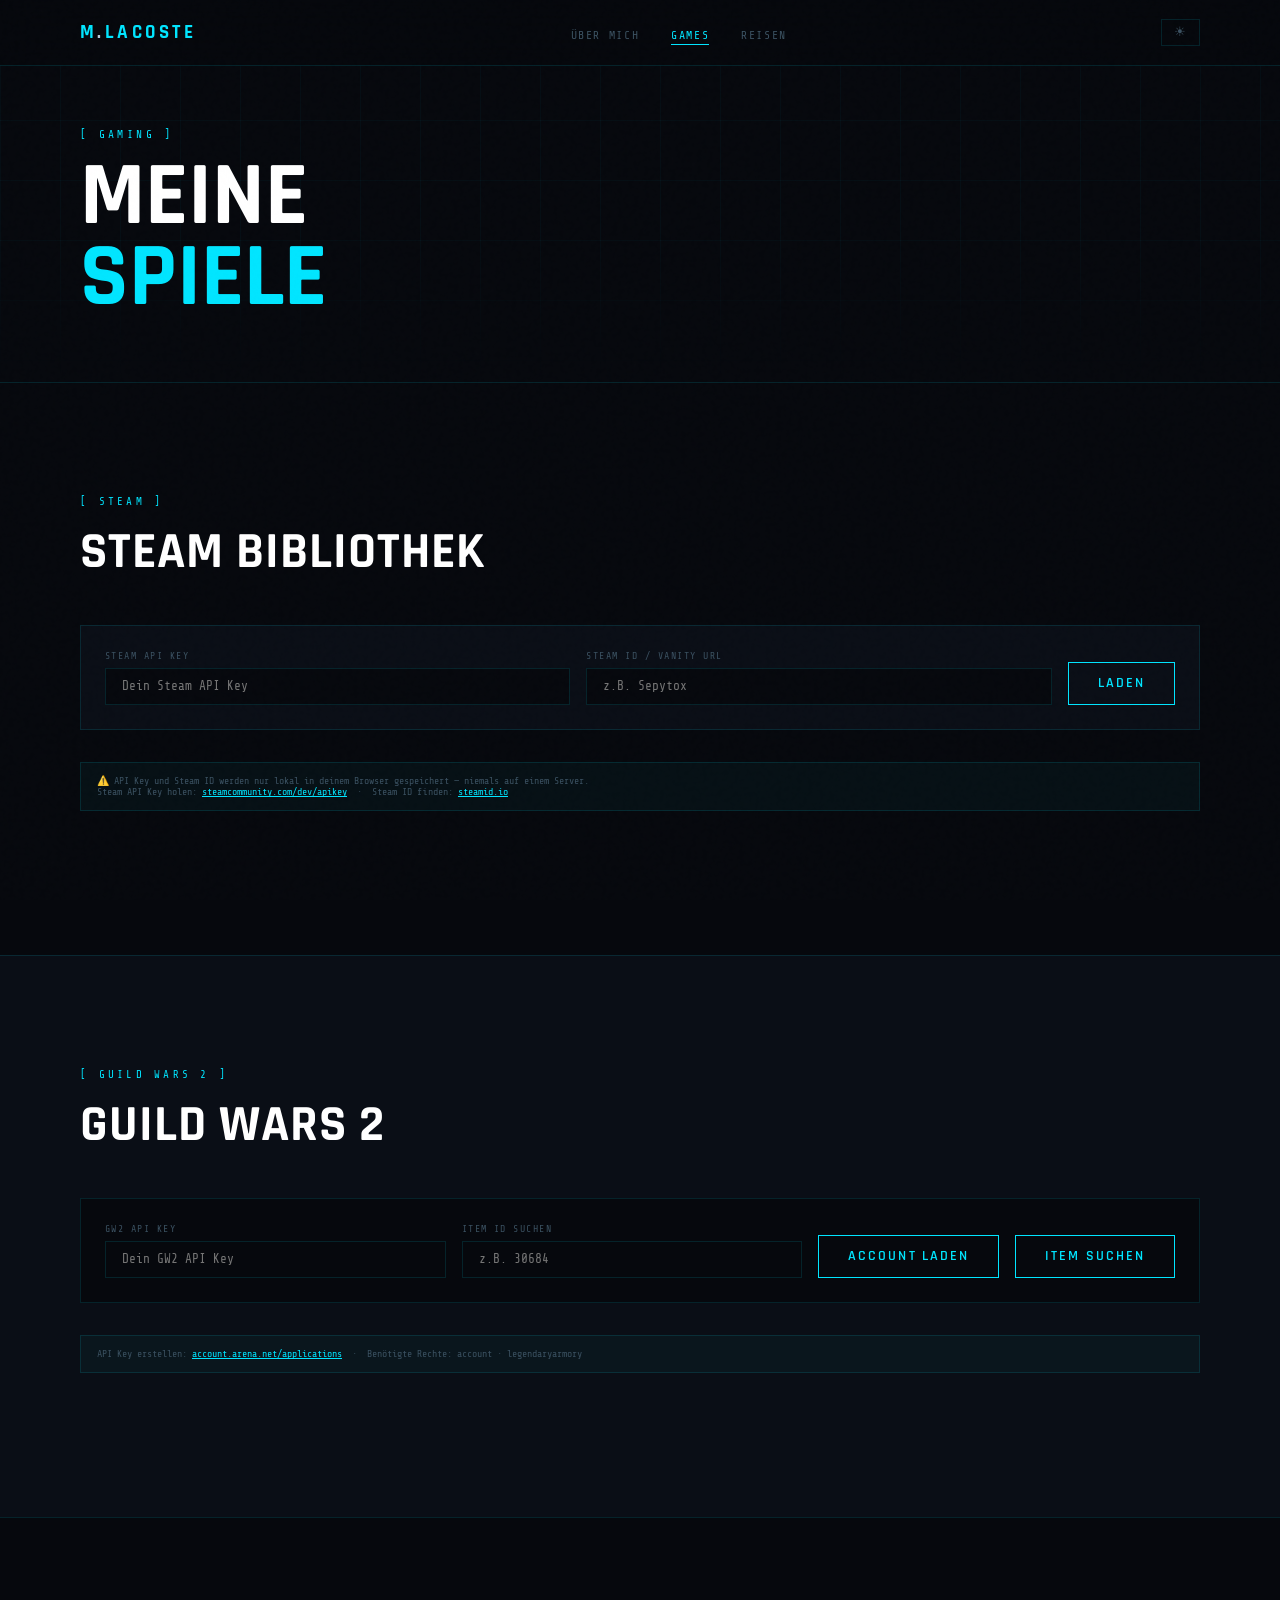
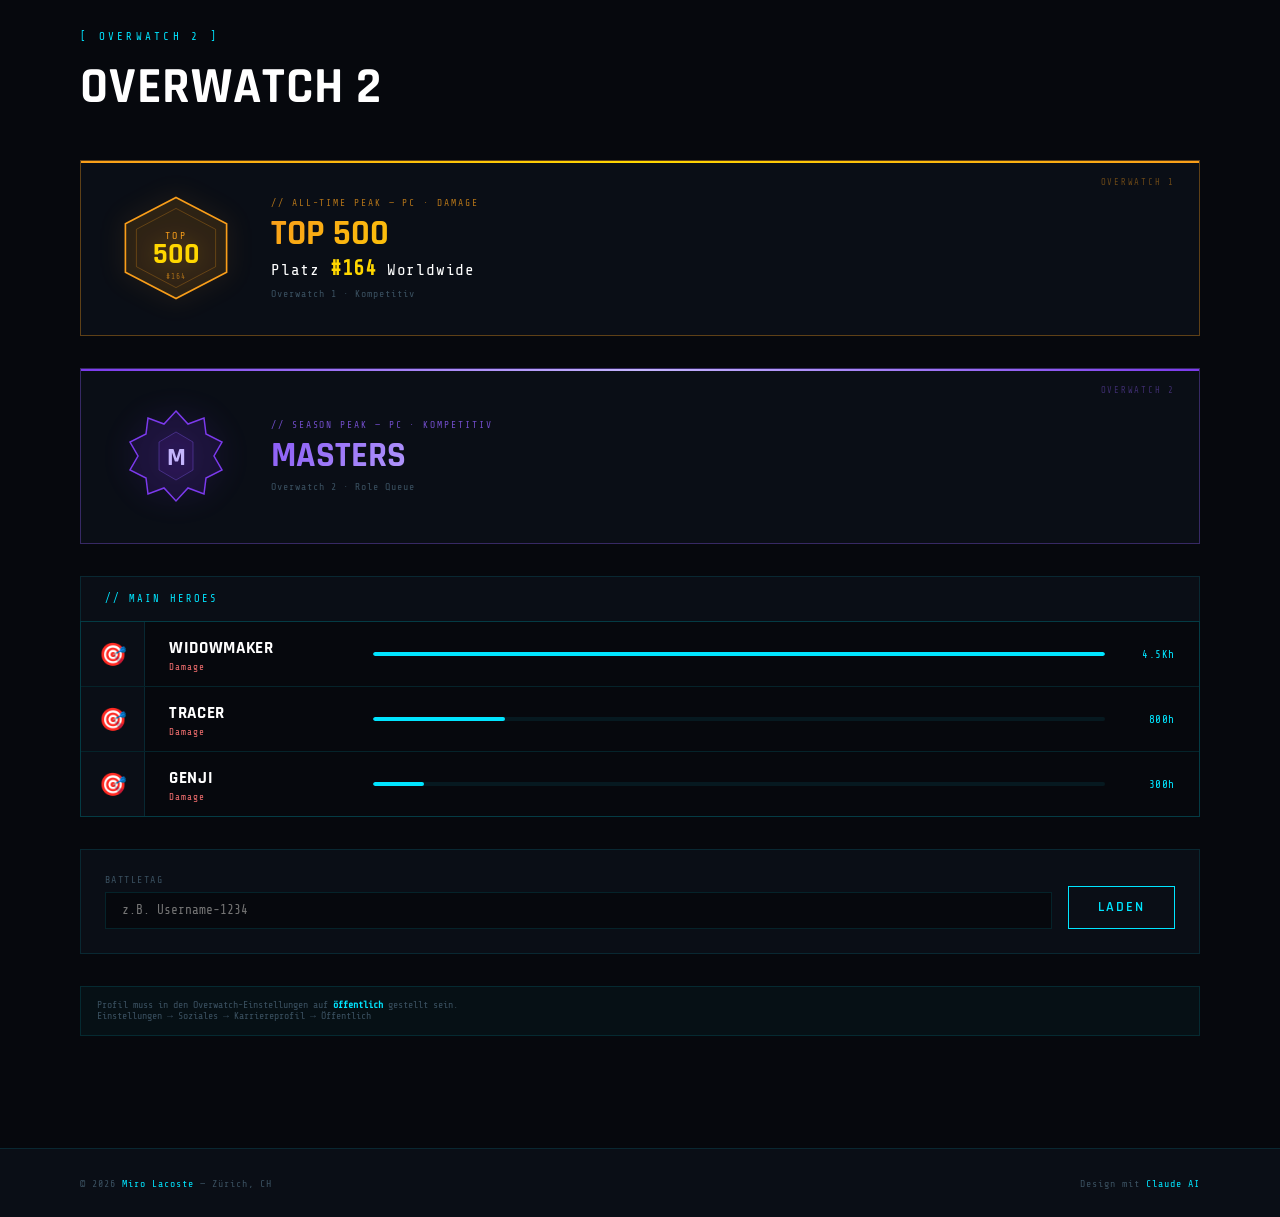
<file: Games.html>
<!DOCTYPE html>
<html lang="de">
<head>
  <meta charset="UTF-8"/><meta name="viewport" content="width=device-width,initial-scale=1.0"/>
  <title>Games — Miro Lacoste</title>
  <link href="https://fonts.googleapis.com/css2?family=Rajdhani:wght@300;400;500;600;700&family=Share+Tech+Mono&family=Barlow:wght@300;400;500&display=swap" rel="stylesheet"/>
  <link rel="stylesheet" href="style.css"/>
  <script src="theme.js"></script>
  <style>
    /* STEAM */
    #steam{background:var(--bg);}
    .steam-config{border:1px solid var(--border);background:var(--bg2);padding:1.5rem;margin-bottom:2rem;display:flex;gap:1rem;align-items:flex-end;flex-wrap:wrap;}
    .cfg-group{display:flex;flex-direction:column;gap:0.4rem;flex:1;min-width:200px;}
    .cfg-label{font-family:'Share Tech Mono',monospace;font-size:0.62rem;color:var(--muted);letter-spacing:0.15em;text-transform:uppercase;}
    .cfg-input{background:var(--bg);border:1px solid var(--border);color:var(--heading);font-family:'Share Tech Mono',monospace;font-size:0.8rem;padding:0.65rem 1rem;outline:none;transition:border-color 0.2s;}
    .cfg-input:focus{border-color:var(--accent);}
    .steam-note{font-family:'Share Tech Mono',monospace;font-size:0.62rem;color:var(--muted);margin-top:0.8rem;padding:0.8rem 1rem;border:1px solid var(--border);background:rgba(0,229,255,0.03);}
    .steam-note a{color:var(--accent);}
    /* Games grid */
    .games-grid{display:grid;grid-template-columns:repeat(auto-fill,minmax(280px,1fr));gap:1px;background:var(--border);border:1px solid var(--border);}
    .game-card{background:var(--bg2);padding:1.8rem;position:relative;overflow:hidden;transition:background 0.3s;}
    .game-card::after{content:'';position:absolute;bottom:0;left:0;right:0;height:2px;background:var(--accent);transform:scaleX(0);transform-origin:left;transition:transform 0.4s;}
    .game-card:hover{background:var(--bg3);}.game-card:hover::after{transform:scaleX(1);}
    .game-img{width:100%;height:100px;object-fit:cover;margin-bottom:1rem;border:1px solid var(--border);}
    .game-name{font-family:'Rajdhani',sans-serif;font-size:1.1rem;font-weight:700;color:var(--heading);text-transform:uppercase;letter-spacing:0.04em;margin-bottom:0.4rem;}
    .game-hours{font-family:'Share Tech Mono',monospace;font-size:0.7rem;color:var(--accent);letter-spacing:0.1em;}
    .game-last{font-family:'Share Tech Mono',monospace;font-size:0.62rem;color:var(--muted);margin-top:0.2rem;}
    /* Loading / error */
    .steam-status{font-family:'Share Tech Mono',monospace;font-size:0.78rem;letter-spacing:0.1em;padding:3rem;text-align:center;color:var(--muted);border:1px solid var(--border);}
    .steam-status.loading{color:var(--accent);}
    .steam-status.error{color:var(--accent2);}
    .spinner{display:inline-block;width:16px;height:16px;border:2px solid var(--border);border-top-color:var(--accent);border-radius:50%;animation:spin 0.8s linear infinite;margin-right:0.5rem;vertical-align:middle;}

    /* GW2 */
    #gw2{background:var(--bg2);border-top:1px solid var(--border);}
    .gw2-hero{display:grid;grid-template-columns:1fr 1fr;gap:3rem;align-items:start;}
    .info-box{border:1px solid var(--border);background:var(--bg);}
    .info-box-head{font-family:'Share Tech Mono',monospace;font-size:0.65rem;color:var(--accent);letter-spacing:0.2em;text-transform:uppercase;padding:1rem 1.5rem;border-bottom:1px solid var(--border);}
    .info-row{display:flex;justify-content:space-between;align-items:center;padding:1rem 1.5rem;border-bottom:1px solid rgba(0,229,255,0.06);}
    .info-row:last-child{border-bottom:none;}
    .ir-key{font-family:'Share Tech Mono',monospace;font-size:0.68rem;color:var(--muted);letter-spacing:0.1em;text-transform:uppercase;}
    .ir-val{font-family:'Rajdhani',sans-serif;font-size:1.1rem;font-weight:600;color:var(--heading);}
    .ir-val.a{color:var(--accent);}
    .gw2-coming{border:1px solid var(--border);background:rgba(0,229,255,0.03);padding:2rem;text-align:center;}
    .gw2-coming .big{font-family:'Rajdhani',sans-serif;font-size:1.5rem;font-weight:700;color:var(--accent);text-transform:uppercase;margin-bottom:0.5rem;}
    .gw2-coming .sm{font-family:'Share Tech Mono',monospace;font-size:0.65rem;color:var(--muted);letter-spacing:0.1em;}
    /* GW2 API Key input */
    .gw2-config{border:1px solid var(--border);background:var(--bg);padding:1.5rem;margin-bottom:2rem;display:flex;gap:1rem;align-items:flex-end;flex-wrap:wrap;}
    /* Armory list */
    .armory-list{display:flex;flex-direction:column;gap:1px;background:var(--border);border:1px solid var(--border);margin-bottom:1rem;}
    .armory-item{display:flex;align-items:center;gap:1rem;background:var(--bg);padding:0.8rem 1.2rem;transition:background 0.2s;}
    .armory-item:hover{background:var(--bg3);}
    .armory-icon{width:36px;height:36px;border:1px solid var(--border);flex-shrink:0;object-fit:cover;}
    .armory-name{font-family:'Rajdhani',sans-serif;font-size:1rem;font-weight:600;color:var(--heading);flex:1;}
    .armory-type{font-family:'Share Tech Mono',monospace;font-size:0.6rem;color:var(--muted);letter-spacing:0.08em;}
    /* Status */
    .gw2-status{font-family:'Share Tech Mono',monospace;font-size:0.75rem;padding:2rem;text-align:center;color:var(--muted);border:1px solid var(--border);}
    .gw2-status.loading{color:var(--accent);}
    .gw2-status.error{color:var(--accent2);}

    /* OW */
    #overwatch{background:var(--bg);border-top:1px solid var(--border);}
    .ow-config{border:1px solid var(--border);background:var(--bg2);padding:1.5rem;margin-bottom:2rem;display:flex;gap:1rem;align-items:flex-end;flex-wrap:wrap;}
    .ow-note{font-family:'Share Tech Mono',monospace;font-size:0.62rem;color:var(--muted);margin-top:0.8rem;padding:0.8rem 1rem;border:1px solid var(--border);background:rgba(0,229,255,0.03);}
    .ow-note a{color:var(--accent);}
    .ow-profile{display:grid;grid-template-columns:auto 1fr;gap:2rem;align-items:start;border:1px solid var(--border);background:var(--bg2);padding:2rem;margin-bottom:2rem;}
    .ow-avatar{width:96px;height:96px;border:2px solid var(--border);object-fit:cover;}
    .ow-username{font-family:'Rajdhani',sans-serif;font-size:1.6rem;font-weight:700;text-transform:uppercase;color:var(--heading);margin-bottom:0.3rem;}
    .ow-endorsement{font-family:'Share Tech Mono',monospace;font-size:0.65rem;color:var(--muted);letter-spacing:0.1em;}
    .ow-ranks{display:grid;grid-template-columns:repeat(auto-fill,minmax(180px,1fr));gap:1px;background:var(--border);border:1px solid var(--border);margin-bottom:2rem;}
    .ow-rank-card{background:var(--bg2);padding:1.5rem;text-align:center;}
    .ow-rank-role{font-family:'Share Tech Mono',monospace;font-size:0.6rem;color:var(--muted);letter-spacing:0.15em;text-transform:uppercase;margin-bottom:0.8rem;}
    .ow-rank-img{width:64px;height:64px;object-fit:contain;margin-bottom:0.5rem;}
    .ow-rank-div{font-family:'Rajdhani',sans-serif;font-size:1.1rem;font-weight:700;color:var(--heading);text-transform:capitalize;}
    .ow-rank-tier{font-family:'Share Tech Mono',monospace;font-size:0.65rem;color:var(--accent);}
    .ow-status{font-family:'Share Tech Mono',monospace;font-size:0.78rem;letter-spacing:0.1em;padding:3rem;text-align:center;color:var(--muted);border:1px solid var(--border);}
    .ow-status.loading{color:var(--accent);}
    .ow-status.error{color:var(--accent2);}
    /* OW2 Peak */
    .ow2-peak{border:1px solid rgba(139,92,246,0.35);background:var(--bg2);padding:2rem 2.5rem;display:flex;align-items:center;gap:2.5rem;margin-bottom:2rem;position:relative;overflow:hidden;}
    .ow2-peak::before{content:'';position:absolute;top:0;left:0;right:0;height:2px;background:linear-gradient(90deg,#7c3aed,#c4b5fd,#7c3aed);}
    .ow2-peak::after{content:'OVERWATCH 2';position:absolute;top:1rem;right:1.5rem;font-family:'Share Tech Mono',monospace;font-size:0.55rem;letter-spacing:0.2em;color:rgba(139,92,246,0.4);}
    .ow2-peak-badge{flex-shrink:0;width:110px;height:110px;display:flex;align-items:center;justify-content:center;}
    .ow2-peak-badge svg{filter:drop-shadow(0 0 14px rgba(124,58,237,0.45));}
    .ow2-peak-label{font-family:'Share Tech Mono',monospace;font-size:0.6rem;color:rgba(139,92,246,0.8);letter-spacing:0.2em;text-transform:uppercase;margin-bottom:0.5rem;}
    .ow2-peak-tier{font-family:'Rajdhani',sans-serif;font-size:2.2rem;font-weight:700;text-transform:uppercase;line-height:1;background:linear-gradient(135deg,#8b5cf6,#c4b5fd);-webkit-background-clip:text;-webkit-text-fill-color:transparent;background-clip:text;}
    .ow2-peak-sub{font-family:'Share Tech Mono',monospace;font-size:0.62rem;color:var(--muted);letter-spacing:0.1em;margin-top:0.5rem;}
    /* Heroes */
    .ow-heroes-head{font-family:'Share Tech Mono',monospace;font-size:0.65rem;color:var(--accent);letter-spacing:0.2em;text-transform:uppercase;padding:1rem 1.5rem;border:1px solid var(--border);border-bottom:none;background:var(--bg2);}
    .ow-heroes{display:flex;flex-direction:column;gap:1px;background:var(--border);border:1px solid var(--border);margin-bottom:2rem;}
    .ow-hero-row{display:grid;grid-template-columns:64px 180px 1fr 70px;align-items:center;gap:1.5rem;background:var(--bg);transition:background 0.2s;}
    .ow-hero-row:hover{background:var(--bg3);}
    .ow-hero-portrait{width:64px;height:64px;object-fit:cover;object-position:top center;display:block;border-right:1px solid var(--border);}
    .ow-hero-portrait-ph{width:64px;height:64px;background:var(--bg2);border-right:1px solid var(--border);display:flex;align-items:center;justify-content:center;font-size:1.4rem;}
    .ow-hero-name{font-family:'Rajdhani',sans-serif;font-size:1.05rem;font-weight:700;color:var(--heading);text-transform:uppercase;letter-spacing:0.04em;}
    .ow-hero-role{font-family:'Share Tech Mono',monospace;font-size:0.58rem;color:#f87171;letter-spacing:0.1em;margin-top:0.15rem;}
    .ow-hero-bar-wrap{height:4px;background:rgba(0,229,255,0.08);border-radius:2px;overflow:hidden;}
    .ow-hero-bar-fill{height:100%;background:var(--accent);border-radius:2px;transition:width 1s ease;}
    .ow-hero-hours{font-family:'Share Tech Mono',monospace;font-size:0.68rem;color:var(--accent);text-align:right;letter-spacing:0.05em;padding-right:1.5rem;}
    @media(max-width:600px){
      .ow-hero-row{grid-template-columns:56px 1fr 50px;}
      .ow-hero-portrait{width:56px;height:56px;}
      .ow-hero-portrait-ph{width:56px;height:56px;}
      .ow-hero-bar-wrap{display:none;}
      .ow2-peak{flex-direction:column;text-align:center;}
    }
    /* Peak Rank */
    .ow-peak{border:1px solid rgba(249,158,26,0.35);background:var(--bg2);padding:2rem 2.5rem;display:flex;align-items:center;gap:2.5rem;margin-bottom:2rem;position:relative;overflow:hidden;}
    .ow-peak::before{content:'';position:absolute;top:0;left:0;right:0;height:2px;background:linear-gradient(90deg,#f99e1a,#ffd700,#f99e1a);}
    .ow-peak::after{content:'OVERWATCH 1';position:absolute;top:1rem;right:1.5rem;font-family:'Share Tech Mono',monospace;font-size:0.55rem;letter-spacing:0.2em;color:rgba(249,158,26,0.4);}
    .ow-peak-badge{flex-shrink:0;width:110px;height:110px;display:flex;align-items:center;justify-content:center;}
    .ow-peak-badge svg{filter:drop-shadow(0 0 12px rgba(249,158,26,0.4));}
    .ow-peak-label{font-family:'Share Tech Mono',monospace;font-size:0.6rem;color:rgba(249,158,26,0.7);letter-spacing:0.2em;text-transform:uppercase;margin-bottom:0.5rem;}
    .ow-peak-tier{font-family:'Rajdhani',sans-serif;font-size:2.2rem;font-weight:700;text-transform:uppercase;line-height:1;background:linear-gradient(135deg,#f99e1a,#ffd700);-webkit-background-clip:text;-webkit-text-fill-color:transparent;background-clip:text;}
    .ow-peak-pos{font-family:'Share Tech Mono',monospace;font-size:1rem;color:var(--heading);letter-spacing:0.05em;margin-top:0.4rem;}
    .ow-peak-pos span{color:#ffd700;font-size:1.3rem;font-weight:700;}
    .ow-peak-sub{font-family:'Share Tech Mono',monospace;font-size:0.62rem;color:var(--muted);letter-spacing:0.1em;margin-top:0.5rem;}
    @media(max-width:600px){.ow-profile{grid-template-columns:1fr;}.ow-peak{flex-direction:column;text-align:center;}}

    @media(max-width:900px){
      .steam-config{flex-direction:column;}
      .gw2-hero{grid-template-columns:1fr;}
    }
  </style>
</head>
<body>
<nav>
  <a class="nav-logo" href="index.html">M<em>.</em>Lacoste</a>
  <ul class="nav-links">
    <li><a href="about.html">Über mich</a></li>
    <li><a href="games.html" class="active">Games</a></li>
    <li><a href="travels.html">Reisen</a></li>
  </ul>
  <button class="theme-btn" id="themeBtn" onclick="toggleTheme()" title="Theme wechseln">☀</button>
</nav>

<div class="page-hero">
  <div class="page-hero-grid"></div>
  <div>
    <div class="page-eye">Gaming</div>
    <h1 class="page-title">Meine<br><span>Spiele</span></h1>
  </div>
</div>

<!-- STEAM -->
<section id="steam">
  <div class="sec-eye reveal">Steam</div>
  <h2 class="sec-title reveal">Steam Bibliothek</h2>

  <div class="steam-config reveal">
    <div class="cfg-group">
      <div class="cfg-label">Steam API Key</div>
      <input class="cfg-input" type="password" id="apiKey" placeholder="Dein Steam API Key"/>
    </div>
    <div class="cfg-group">
      <div class="cfg-label">Steam ID / Vanity URL</div>
      <input class="cfg-input" type="text" id="steamId" placeholder="z.B. Sepytox"/>
    </div>
    <button class="btn" onclick="loadSteam()"><span>Laden</span></button>
  </div>
  <div class="steam-note reveal">
    ⚠️ API Key und Steam ID werden nur lokal in deinem Browser gespeichert — niemals auf einem Server.<br>
    Steam API Key holen: <a href="https://steamcommunity.com/dev/apikey" target="_blank">steamcommunity.com/dev/apikey</a>
    &nbsp;·&nbsp; Steam ID finden: <a href="https://steamid.io" target="_blank">steamid.io</a>
  </div>

  <div id="steamContent" style="margin-top:2rem;"></div>
</section>

<!-- GW2 -->
<section id="gw2">
  <div class="sec-eye reveal">Guild Wars 2</div>
  <h2 class="sec-title reveal">Guild Wars 2</h2>

  <!-- API Key + Item-Suche -->
  <div class="gw2-config reveal">
    <div class="cfg-group">
      <div class="cfg-label">GW2 API Key</div>
      <input class="cfg-input" type="password" id="gw2Key" placeholder="Dein GW2 API Key"/>
    </div>
    <div class="cfg-group">
      <div class="cfg-label">Item ID suchen</div>
      <input class="cfg-input" type="text" id="itemId" placeholder="z.B. 30684"/>
    </div>
    <button class="btn" onclick="getaccount()"><span>Account laden</span></button>
    <button class="btn" onclick="getid()"><span>Item suchen</span></button>
  </div>

  <div class="steam-note reveal">
    API Key erstellen: <a href="https://account.arena.net/applications" target="_blank">account.arena.net/applications</a>
    &nbsp;·&nbsp; Benötigte Rechte: account · legendaryarmory
  </div>

  <div id="gw2Content" style="margin-top:2rem;"></div>
</section>

<!-- OVERWATCH -->
<section id="overwatch">
  <div class="sec-eye reveal">Overwatch 2</div>
  <h2 class="sec-title reveal">Overwatch 2</h2>

  <!-- Peak Rank -->
  <div class="ow-peak reveal">
    <div class="ow-peak-badge">
      <svg viewBox="0 0 100 100" width="110" height="110" xmlns="http://www.w3.org/2000/svg">
        <polygon points="50,4 96,28 96,72 50,96 4,72 4,28" fill="rgba(249,158,26,0.1)" stroke="#f99e1a" stroke-width="1.5"/>
        <polygon points="50,14 86,33 86,67 50,86 14,67 14,33" fill="none" stroke="rgba(249,158,26,0.3)" stroke-width="0.8"/>
        <text x="50" y="42" text-anchor="middle" fill="#f99e1a" font-size="9" font-family="'Share Tech Mono',monospace" letter-spacing="2">TOP</text>
        <text x="50" y="64" text-anchor="middle" fill="#ffd700" font-size="26" font-family="'Rajdhani',sans-serif" font-weight="700">500</text>
        <text x="50" y="78" text-anchor="middle" fill="rgba(249,158,26,0.6)" font-size="7" font-family="'Share Tech Mono',monospace" letter-spacing="1">#164</text>
      </svg>
    </div>
    <div>
      <div class="ow-peak-label">// All-Time Peak — PC · Damage</div>
      <div class="ow-peak-tier">Top 500</div>
      <div class="ow-peak-pos">Platz <span>#164</span> Worldwide</div>
      <div class="ow-peak-sub">Overwatch 1 · Kompetitiv</div>
    </div>
  </div>

  <!-- OW2 Peak Rank -->
  <div class="ow2-peak reveal">
    <div class="ow2-peak-badge">
      <svg viewBox="0 0 100 100" width="100" height="100" xmlns="http://www.w3.org/2000/svg">
        <path d="M50,5 L62,18 L78,12 L80,28 L96,36 L88,50 L96,64 L80,72 L78,88 L62,82 L50,95 L38,82 L22,88 L20,72 L4,64 L12,50 L4,36 L20,28 L22,12 L38,18 Z"
              fill="rgba(109,40,217,0.12)" stroke="#7c3aed" stroke-width="1.5"/>
        <polygon points="50,26 67,36 67,64 50,74 33,64 33,36"
                 fill="rgba(109,40,217,0.1)" stroke="rgba(139,92,246,0.35)" stroke-width="1"/>
        <text x="50" y="59" text-anchor="middle" fill="#c4b5fd" font-size="26"
              font-family="'Rajdhani',sans-serif" font-weight="700">M</text>
      </svg>
    </div>
    <div>
      <div class="ow2-peak-label">// Season Peak — PC · Kompetitiv</div>
      <div class="ow2-peak-tier">Masters</div>
      <div class="ow2-peak-sub">Overwatch 2 · Role Queue</div>
    </div>
  </div>

  <!-- Main Heroes -->
  <div class="ow-heroes-head reveal">// Main Heroes</div>
  <div class="ow-heroes reveal" id="owHeroList">
    <div class="ow-hero-row">
      <div class="ow-hero-portrait-ph">⏳</div>
      <div><div class="ow-hero-name">Lädt...</div></div>
    </div>
  </div>

  <div class="ow-config reveal">
    <div class="cfg-group">
      <div class="cfg-label">BattleTag</div>
      <input class="cfg-input" type="text" id="owTag" placeholder="z.B. Username-1234"/>
    </div>
    <button class="btn" onclick="loadOW()"><span>Laden</span></button>
  </div>
  <div class="ow-note reveal">
    Profil muss in den Overwatch-Einstellungen auf <strong style="color:var(--accent)">öffentlich</strong> gestellt sein.<br>
    Einstellungen → Soziales → Karriereprofil → Öffentlich
  </div>

  <div id="owContent"></div>
</section>

<footer>
  <div class="ftxt">© 2026 <span>Miro Lacoste</span> — Zürich, CH</div>
  <div class="ftxt">Design mit <span>Claude AI</span></div>
</footer>

<script>
// ══════════════════════════════════════════════
// STEAM API LOADER
// ══════════════════════════════════════════════

window.addEventListener('load', () => {
  const savedKey = localStorage.getItem('steamKey');
  const savedId  = localStorage.getItem('steamVanity');
  if (savedKey) document.getElementById('apiKey').value = savedKey;
  if (savedId)  document.getElementById('steamId').value = savedId;
  if (savedKey && savedId) loadSteam();
});

async function loadSteam() {
  const key    = document.getElementById('apiKey').value.trim();
  const vanity = document.getElementById('steamId').value.trim();
  if (!key || !vanity) return showStatus('Bitte API Key und Steam ID eingeben.', 'error');

  localStorage.setItem('steamKey', key);
  localStorage.setItem('steamVanity', vanity);

  showStatus('<span class="spinner"></span> Verbinde mit Steam...', 'loading');

  try {
    const resolveUrl = `https://api.steampowered.com/ISteamUser/ResolveVanityURL/v1/?key=${key}&vanityurl=${vanity}&format=json`;
    const res1 = await fetchCors(resolveUrl);
    const data1 = await res1.json();

    if (data1.response.success !== 1) throw new Error('Steam ID nicht gefunden. Prüf die Vanity URL.');
    const steamId64 = data1.response.steamid;

    const gamesUrl = `https://api.steampowered.com/IPlayerService/GetRecentlyPlayedGames/v1/?key=${key}&steamid=${steamId64}&count=12&format=json`;
    const res2 = await fetchCors(gamesUrl);
    const data2 = await res2.json();

    const games = data2.response?.games;
    if (!games || games.length === 0) {
      const ownedUrl = `https://api.steampowered.com/IPlayerService/GetOwnedGames/v1/?key=${key}&steamid=${steamId64}&include_appinfo=true&include_played_free_games=true&format=json`;
      const res3 = await fetchCors(ownedUrl);
      const data3 = await res3.json();
      const owned = data3.response?.games || [];
      owned.sort((a,b) => b.playtime_forever - a.playtime_forever);
      renderGames(owned.slice(0, 12));
    } else {
      renderGames(games);
    }
  } catch(e) {
    showStatus(`⚠️ ${e.message || 'Fehler beim Laden.'}`, 'error');
    showCorsNote();
  }
}

async function fetchCors(url) {
  try {
    const r = await fetch(url);
    if (r.ok) return r;
  } catch(e) {}
  return fetch('https://corsproxy.io/?' + encodeURIComponent(url));
}

function renderGames(games) {
  const el = document.getElementById('steamContent');
  if (!games.length) { showStatus('Keine Spiele gefunden.', 'error'); return; }
  const html = `
    <div class="games-grid">
      ${games.map(g => {
        const hrs = g.playtime_forever ? Math.round(g.playtime_forever / 60) : 0;
        const lastHrs = g.playtime_2weeks ? Math.round(g.playtime_2weeks / 60) : null;
        return `
          <div class="game-card">
            <img class="game-img" src="https://cdn.cloudflare.steamstatic.com/steam/apps/${g.appid}/header.jpg" onerror="this.style.display='none'" alt="${g.name}"/>
            <div class="game-name">${g.name}</div>
            <div class="game-hours">${hrs.toLocaleString('de-CH')} Stunden gespielt</div>
            ${lastHrs ? `<div class="game-last">Letzte 2 Wochen: ${lastHrs}h</div>` : ''}
          </div>`;
      }).join('')}
    </div>`;
  el.innerHTML = html;
}

function showStatus(msg, type) {
  document.getElementById('steamContent').innerHTML = `<div class="steam-status ${type}">${msg}</div>`;
}

function showCorsNote() {
  const note = document.createElement('div');
  note.className = 'steam-note';
  note.style.marginTop = '1rem';
  note.innerHTML = `
    <strong style="color:var(--accent2)">CORS Hinweis:</strong> Steam erlaubt keine direkten Browser-Anfragen.
    Lösung: Seite auf einem Webserver hosten (z.B. GitHub Pages).`;
  document.getElementById('steamContent').appendChild(note);
}

window.addEventListener('load', () => {
  const gespeicherterKey = localStorage.getItem('gw2key');
  if (gespeicherterKey) {
    document.getElementById('gw2Key').value = gespeicherterKey;
    getaccount();
  }
});


async function getid() {
  const wert = document.getElementById('itemId').value.trim();
  if (!wert) return gw2Status('Bitte eine Item ID eingeben.', 'error');

  const box = document.getElementById('gw2Content');
  box.innerHTML = '<div class="gw2-status loading"><span class="spinner"></span> Lade Item...</div>';

  const antwort = await fetch(`https://api.guildwars2.com/v2/items?ids=${wert}`);

  console.log('Status: ', antwort.status);
  console.log('Okay? ', antwort.ok);

  if (!antwort.ok) {
    gw2Status(`⚠️ Fehler! Status: ${antwort.status}`, 'error');
    return;
  }

  const daten = await antwort.json();
  const item = daten[0];

  box.innerHTML = `
    <div class="armory-list">
      <div class="armory-item">
        <img class="armory-icon" src="${item.icon}" alt="${item.name}" onerror="this.style.display='none'"/>
        <div style="flex:1">
          <div class="armory-name">${item.name}</div>
          <div class="armory-type">${item.type} · ${item.rarity}</div>
        </div>
      </div>
    </div>`;
}

// Account + Legendary Armory laden eigene Logik
async function getaccount() {
  try {
    const wert = document.getElementById('gw2Key').value.trim();
    if (!wert) return gw2Status('Bitte GW2 API Key eingeben.', 'error');

    const box = document.getElementById('gw2Content');
    box.innerHTML = '<div class="gw2-status loading"><span class="spinner"></span> Verbinde mit GW2 API...</div>';

    const antwort = await fetch(`https://api.guildwars2.com/v2/account?access_token=${wert}`);
    const daten = await antwort.json();

    const wert2 = await fetch(`https://api.guildwars2.com/v2/account/legendaryarmory?access_token=${wert}`);
    const armory = await wert2.json();
    const ids = armory.map(i => i.id).join(',');

    const wert3 = await fetch(`https://api.guildwars2.com/v2/items?ids=${ids}`);
    const items = await wert3.json();

    localStorage.setItem('gw2key', wert);

    console.log(items);
    console.log('Status: ', antwort.status);
    console.log('Okay? ', antwort.ok);

    const stunden = Math.floor(daten.age / 3600);

    const listeHTML = items.sort((a, b) => a.name.localeCompare(b.name)).map(item => `
      <div class="armory-item">
        <img class="armory-icon" src="${item.icon}" alt="${item.name}" onerror="this.style.display='none'"/>
        <div style="flex:1">
          <div class="armory-name">${item.name}</div>
          <div class="armory-type">${item.type} · ${item.details?.type || ''}</div>
        </div>
      </div>`).join('');

    box.innerHTML = `
      <div class="gw2-hero">
        <div class="info-box">
          <div class="info-box-head">// Account Info</div>
          <div class="info-row">
            <span class="ir-key">Account</span>
            <span class="ir-val a">${daten.name}</span>
          </div>
          <div class="info-row">
            <span class="ir-key">Spielzeit</span>
            <span class="ir-val">${stunden}h</span>
          </div>
          <div class="info-row">
            <span class="ir-key">Legendaries</span>
            <span class="ir-val a">${items.length}</span>
          </div>
        </div>
        <div>
          <div class="info-box-head" style="border:1px solid var(--border);padding:1rem 1.5rem;margin-bottom:1px;">
            // Legendary Armory (${items.length})
          </div>
          <div class="armory-list">${listeHTML}</div>
        </div>
      </div>`;

  } catch(fehler) {
    console.log('Etwas ist Fehlgeschlagen:', fehler);
    gw2Status('⚠️ Fehler beim Laden der GW2 API.', 'error');
  }
}

function gw2Status(msg, type) {
  document.getElementById('gw2Content').innerHTML = `<div class="gw2-status ${type}">${msg}</div>`;
}

// ══════════════════════════════════════════════
// OVERWATCH 2 — OverFast API
// ══════════════════════════════════════════════

window.addEventListener('load', () => {
  const saved = localStorage.getItem('owTag');
  if (saved) { document.getElementById('owTag').value = saved; loadOW(); }
});

async function loadOW() {
  const tag = document.getElementById('owTag').value.trim();
  if (!tag) return owStatus('Bitte BattleTag eingeben (z.B. Username-1234).', 'error');

  localStorage.setItem('owTag', tag);
  owStatus('<span class="spinner"></span> Lade Overwatch 2 Profil...', 'loading');

  const playerId = tag.replace('#', '-');

  try {
    const res = await fetch(`https://overfast-api.tekrop.fr/players/${encodeURIComponent(playerId)}/summary`);
    if (res.status === 404) throw new Error('Spieler nicht gefunden. BattleTag prüfen oder Profil auf öffentlich stellen.');
    if (!res.ok) throw new Error(`API Fehler: ${res.status}`);

    const d = await res.json();
    renderOW(d);
  } catch(e) {
    owStatus(`⚠️ ${e.message || 'Fehler beim Laden.'}`, 'error');
  }
}

function renderOW(d) {
  const box = document.getElementById('owContent');

  const profileHtml = `
    <div class="ow-profile">
      ${d.avatar ? `<img class="ow-avatar" src="${d.avatar}" alt="${d.username}" onerror="this.style.display='none'"/>` : '<div style="width:96px;height:96px;border:2px solid var(--border);display:flex;align-items:center;justify-content:center;font-size:2.5rem;">🎯</div>'}
      <div>
        <div class="ow-username">${d.username}</div>
        ${d.title ? `<div class="ow-endorsement" style="color:var(--accent);margin-bottom:0.3rem;">${d.title}</div>` : ''}
        ${d.endorsement ? `<div class="ow-endorsement">Endorsement Level ${d.endorsement.level}</div>` : ''}
      </div>
    </div>`;

  const pc = d.competitive?.pc;
  let ranksHtml = '';
  if (pc?.role_queue) {
    const roles = { tank: 'Tank', damage: 'Schaden', support: 'Support' };
    const cards = Object.entries(roles).map(([key, label]) => {
      const r = pc.role_queue[key];
      if (!r) return '';
      return `
        <div class="ow-rank-card">
          <div class="ow-rank-role">${label}</div>
          ${r.rank_icon ? `<img class="ow-rank-img" src="${r.rank_icon}" alt="${r.division}" onerror="this.style.display='none'"/>` : ''}
          <div class="ow-rank-div">${r.division}</div>
          <div class="ow-rank-tier">Tier ${r.tier}</div>
        </div>`;
    }).join('');
    if (cards.trim()) {
      ranksHtml = `
        <div class="info-box-head" style="border:1px solid var(--border);padding:1rem 1.5rem;margin-bottom:1px;">
          // Kompetitiv — Season ${pc.season}
        </div>
        <div class="ow-ranks">${cards}</div>`;
    }
  }

  if (!ranksHtml) {
    ranksHtml = `<div class="ow-status">Keine kompetitiven Daten für diese Season vorhanden.</div>`;
  }

  box.innerHTML = profileHtml + ranksHtml;
}

function owStatus(msg, type) {
  document.getElementById('owContent').innerHTML = `<div class="ow-status ${type}">${msg}</div>`;
}

// ══════════════════════════════════════════════
// MAIN HEROES
// ══════════════════════════════════════════════

const OW_MAIN_HEROES = [
  { key: 'widowmaker', name: 'Widowmaker', role: 'Damage', hours: 4500 },
  { key: 'tracer',     name: 'Tracer',     role: 'Damage', hours: 800  },
  { key: 'genji',      name: 'Genji',      role: 'Damage', hours: 300  },
];

window.addEventListener('load', async () => {
  let portraits = {};
  try {
    const res = await fetch('https://overfast-api.tekrop.fr/heroes');
    if (res.ok) {
      const all = await res.json();
      all.forEach(h => { portraits[h.key] = h.portrait; });
    }
  } catch(e) {}
  renderMainHeroes(portraits);
});

function renderMainHeroes(portraits) {
  const max = OW_MAIN_HEROES[0].hours;
  const html = OW_MAIN_HEROES.map(h => {
    const pct = Math.round(h.hours / max * 100);
    const hrsLabel = h.hours >= 1000 ? (h.hours / 1000).toFixed(1) + 'K' : h.hours;
    const img = portraits[h.key]
      ? `<img class="ow-hero-portrait" src="${portraits[h.key]}" alt="${h.name}" onerror="this.outerHTML='<div class=&quot;ow-hero-portrait-ph&quot;>🎯</div>'">`
      : `<div class="ow-hero-portrait-ph">🎯</div>`;
    return `
      <div class="ow-hero-row">
        ${img}
        <div>
          <div class="ow-hero-name">${h.name}</div>
          <div class="ow-hero-role">${h.role}</div>
        </div>
        <div class="ow-hero-bar-wrap"><div class="ow-hero-bar-fill" style="width:${pct}%"></div></div>
        <div class="ow-hero-hours">${hrsLabel}h</div>
      </div>`;
  }).join('');
  document.getElementById('owHeroList').innerHTML = html;
}


document.querySelectorAll('.reveal').forEach(r=>{new IntersectionObserver(e=>{e.forEach(x=>{if(x.isIntersecting)x.target.classList.add('visible');});},{threshold:0.1}).observe(r);});
</script>
</body>
</html>
</file>
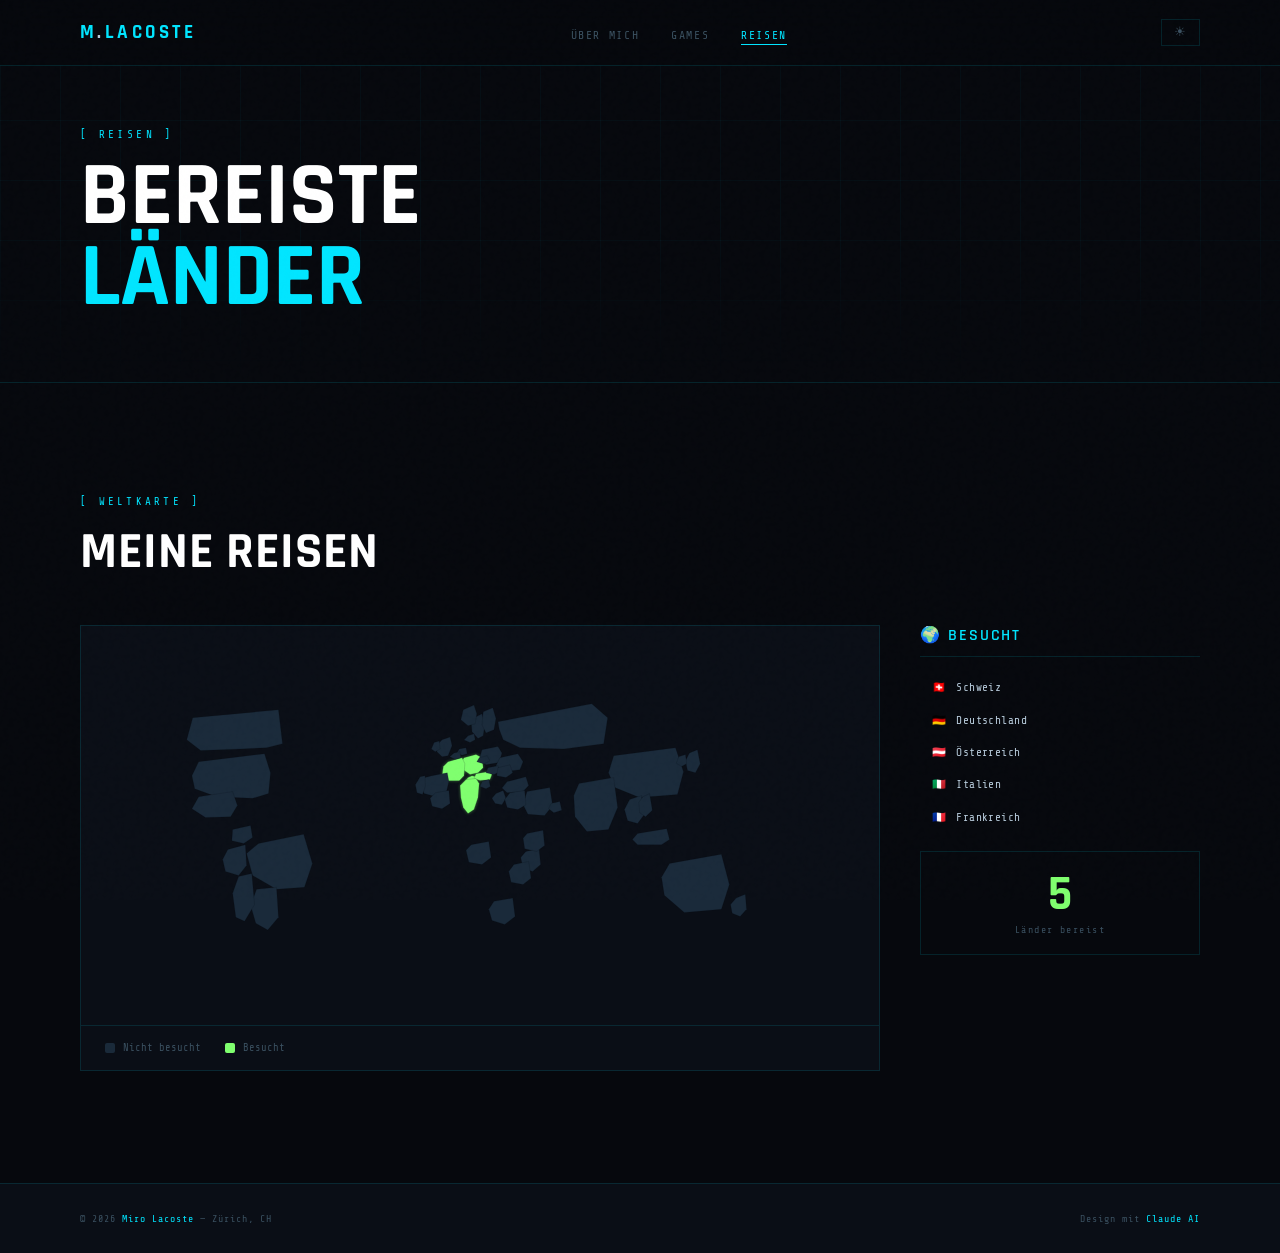
<file: Travels.html>
<!DOCTYPE html>
<html lang="de">
<head>
  <meta charset="UTF-8"/><meta name="viewport" content="width=device-width,initial-scale=1.0"/>
  <title>Reisen — Miro Lacoste</title>
  <link href="https://fonts.googleapis.com/css2?family=Rajdhani:wght@300;400;500;600;700&family=Share+Tech+Mono&family=Barlow:wght@300;400;500&display=swap" rel="stylesheet"/>
  <link rel="stylesheet" href="style.css"/>
  <script src="theme.js"></script>
  <style>
    /* MAP */
    #map-section{background:var(--bg);}
    .map-layout{display:grid;grid-template-columns:1fr 280px;gap:2.5rem;align-items:start;}
    .map-wrap{border:1px solid var(--border);background:var(--bg2);position:relative;overflow:hidden;}
    #worldMap{width:100%;height:auto;display:block;}
    #worldMap path{fill:#1a2a3a;stroke:#0a0e16;stroke-width:0.4;transition:fill 0.3s;cursor:pointer;}
    #worldMap path.visited{fill:var(--accent3);filter:drop-shadow(0 0 4px rgba(127,255,110,0.4));}
    #worldMap path:hover{fill:var(--accent);}
    .map-tooltip{position:absolute;background:var(--bg3);border:1px solid var(--border);padding:0.4rem 0.9rem;font-family:'Share Tech Mono',monospace;font-size:0.68rem;color:var(--accent);pointer-events:none;display:none;z-index:10;letter-spacing:0.1em;white-space:nowrap;}
    .map-legend{display:flex;gap:1.5rem;padding:1rem 1.5rem;border-top:1px solid var(--border);}
    .leg-item{display:flex;align-items:center;gap:0.5rem;font-family:'Share Tech Mono',monospace;font-size:0.65rem;color:var(--muted);}
    .leg-dot{width:10px;height:10px;border-radius:2px;}

    /* SIDEBAR */
    .country-sidebar h3{font-family:'Rajdhani',sans-serif;font-size:1rem;font-weight:600;text-transform:uppercase;letter-spacing:0.12em;color:var(--accent);margin-bottom:1rem;padding-bottom:0.6rem;border-bottom:1px solid var(--border);}
    .clist{list-style:none;display:flex;flex-direction:column;gap:3px;max-height:420px;overflow-y:auto;padding-right:4px;}
    .clist::-webkit-scrollbar{width:2px;}.clist::-webkit-scrollbar-thumb{background:var(--muted);}
    .citem{display:flex;align-items:center;gap:0.6rem;padding:0.45rem 0.7rem;border:1px solid transparent;transition:border-color 0.2s,background 0.2s;font-family:'Share Tech Mono',monospace;font-size:0.7rem;color:var(--text);letter-spacing:0.04em;cursor:default;}
    .citem:hover{border-color:var(--border);background:rgba(0,229,255,0.04);}
    .ccount{margin-top:1.2rem;padding:1.2rem;background:var(--bg);border:1px solid var(--border);text-align:center;}
    .ccount .big{font-family:'Rajdhani',sans-serif;font-size:3rem;font-weight:700;color:var(--accent3);line-height:1;}
    .ccount .sm{font-family:'Share Tech Mono',monospace;font-size:0.62rem;color:var(--muted);letter-spacing:0.15em;margin-top:0.3rem;}

    @media(max-width:900px){
      .map-layout{grid-template-columns:1fr;}
    }
  </style>
</head>
<body>
<nav>
  <a class="nav-logo" href="index.html">M<em>.</em>Lacoste</a>
  <ul class="nav-links">
    <li><a href="about.html">Über mich</a></li>
    <li><a href="games.html">Games</a></li>
    <li><a href="travels.html" class="active">Reisen</a></li>
  </ul>
  <button class="theme-btn" id="themeBtn" onclick="toggleTheme()" title="Theme wechseln">☀</button>
</nav>

<div class="page-hero">
  <div class="page-hero-grid"></div>
  <div>
    <div class="page-eye">Reisen</div>
    <h1 class="page-title">Bereiste<br><span>Länder</span></h1>
  </div>
</div>

<section id="map-section">
  <div class="sec-eye reveal">Weltkarte</div>
  <h2 class="sec-title reveal">Meine Reisen</h2>
  <div class="map-layout reveal">
    <div>
      <div class="map-wrap">
        <div class="map-tooltip" id="tooltip"></div>
        <svg id="worldMap" viewBox="0 0 2000 1000" xmlns="http://www.w3.org/2000/svg">
          <!-- Europe -->
          <path id="CH" data-name="Schweiz"        d="M970,380 L980,375 L990,378 L988,390 L975,392 L965,386Z"/>
          <path id="DE" data-name="Deutschland"    d="M960,330 L990,322 L1005,330 L1008,355 L995,368 L975,372 L958,360 L952,343Z"/>
          <path id="AT" data-name="Österreich"     d="M990,370 L1020,365 L1030,372 L1025,385 L1000,387 L985,382Z"/>
          <path id="FR" data-name="Frankreich"     d="M920,340 L955,330 L962,345 L960,375 L948,388 L920,388 L905,375 L908,352Z"/>
          <path id="IT" data-name="Italien"        d="M965,385 L990,382 L998,395 L995,430 L985,460 L970,470 L958,455 L952,430 L950,400Z"/>
          <path id="ES" data-name="Spanien"        d="M880,375 L918,368 L922,390 L915,420 L890,428 L860,420 L852,400 L862,380Z"/>
          <path id="PT" data-name="Portugal"       d="M850,378 L862,375 L863,402 L856,422 L842,418 L838,398Z"/>
          <path id="GB" data-name="Grossbritannien"d="M905,285 L925,278 L930,300 L920,325 L905,328 L892,315 L895,296Z"/>
          <path id="IE" data-name="Irland"         d="M885,292 L898,288 L900,308 L888,315 L878,308Z"/>
          <path id="NL" data-name="Niederlande"    d="M948,308 L965,305 L968,320 L955,324 L942,318Z"/>
          <path id="BE" data-name="Belgien"        d="M935,318 L950,315 L952,330 L938,334 L924,328Z"/>
          <path id="PL" data-name="Polen"          d="M1005,310 L1045,302 L1055,318 L1048,342 L1015,348 L998,335Z"/>
          <path id="CZ" data-name="Tschechien"     d="M998,330 L1018,325 L1025,338 L1010,346 L992,340Z"/>
          <path id="SE" data-name="Schweden"       d="M985,230 L1005,220 L1012,248 L1008,275 L995,282 L980,265 L978,242Z"/>
          <path id="NO" data-name="Norwegen"       d="M958,210 L985,198 L992,220 L988,245 L970,250 L952,235Z"/>
          <path id="DK" data-name="Dänemark"       d="M970,275 L985,270 L988,285 L975,292 L960,286Z"/>
          <path id="FI" data-name="Finnland"       d="M1008,215 L1032,205 L1040,232 L1035,260 L1015,268 L1005,248Z"/>
          <path id="GR" data-name="Griechenland"   d="M1040,420 L1058,412 L1065,432 L1055,448 L1038,445 L1030,432Z"/>
          <path id="HR" data-name="Kroatien"       d="M1005,390 L1022,385 L1026,402 L1015,408 L1000,402Z"/>
          <path id="TR" data-name="Türkei"         d="M1068,390 L1115,378 L1122,400 L1108,415 L1068,418 L1055,406Z"/>
          <path id="RU" data-name="Russland"       d="M1045,240 L1280,195 L1320,230 L1310,295 L1210,308 L1100,305 L1058,285 L1048,258Z"/>
          <path id="UA" data-name="Ukraine"        d="M1050,330 L1095,320 L1108,340 L1100,360 L1060,365 L1040,350Z"/>
          <path id="HU" data-name="Ungarn"         d="M1020,355 L1045,350 L1050,365 L1035,372 L1015,368Z"/>
          <path id="RO" data-name="Rumänien"       d="M1045,355 L1075,348 L1082,368 L1065,380 L1042,375Z"/>

          <!-- Americas -->
          <path id="US" data-name="USA"            d="M295,340 L460,320 L475,368 L470,420 L430,432 L340,428 L285,408 L278,375Z"/>
          <path id="CA" data-name="Kanada"         d="M280,230 L495,210 L505,295 L465,305 L400,308 L300,312 L265,285Z"/>
          <path id="MX" data-name="Mexiko"         d="M295,428 L380,415 L392,450 L375,478 L312,480 L278,458Z"/>
          <path id="BR" data-name="Brasilien"      d="M445,545 L558,522 L580,595 L560,655 L490,660 L430,625 L415,570Z"/>
          <path id="AR" data-name="Argentinien"    d="M440,660 L490,655 L495,730 L468,762 L438,745 L425,700Z"/>
          <path id="CO" data-name="Kolumbien"      d="M380,510 L425,500 L430,530 L408,545 L378,538Z"/>
          <path id="PE" data-name="Peru"           d="M368,560 L412,548 L415,600 L395,625 L362,615 L355,585Z"/>
          <path id="CL" data-name="Chile"          d="M395,628 L428,620 L435,698 L410,740 L388,730 L380,670Z"/>

          <!-- Asia -->
          <path id="CN" data-name="China"          d="M1335,325 L1490,305 L1510,365 L1495,422 L1400,430 L1338,405 L1322,368Z"/>
          <path id="JP" data-name="Japan"          d="M1525,318 L1545,310 L1552,345 L1540,368 L1520,362 L1515,338Z"/>
          <path id="IN" data-name="Indien"         d="M1248,395 L1335,380 L1345,455 L1322,510 L1268,515 L1238,478 L1235,425Z"/>
          <path id="TH" data-name="Thailand"       d="M1375,435 L1405,425 L1410,475 L1395,495 L1370,488 L1362,460Z"/>
          <path id="SA" data-name="Saudi-Arabien"  d="M1118,415 L1175,405 L1182,450 L1162,475 L1120,472 L1108,448Z"/>
          <path id="AE" data-name="VAE"            d="M1178,445 L1200,440 L1205,462 L1185,468 L1172,458Z"/>
          <path id="ID" data-name="Indonesien"     d="M1395,520 L1468,508 L1475,535 L1455,548 L1395,548 L1382,535Z"/>
          <path id="KR" data-name="Südkorea"       d="M1498,328 L1515,322 L1518,345 L1505,352 L1492,344Z"/>
          <path id="VN" data-name="Vietnam"        d="M1408,428 L1425,420 L1432,462 L1415,478 L1400,468 L1398,442Z"/>

          <!-- Africa -->
          <path id="EG" data-name="Ägypten"        d="M1075,418 L1112,412 L1115,448 L1095,460 L1068,455 L1062,435Z"/>
          <path id="MA" data-name="Marokko"        d="M888,418 L922,412 L925,445 L905,458 L880,452 L875,432Z"/>
          <path id="ZA" data-name="Südafrika"      d="M1035,690 L1082,682 L1088,728 L1062,748 L1030,738 L1022,710Z"/>
          <path id="KE" data-name="Kenia"          d="M1115,565 L1148,558 L1152,598 L1132,615 L1108,608 L1102,580Z"/>
          <path id="NG" data-name="Nigeria"        d="M978,548 L1022,540 L1028,580 L1005,598 L972,592 L965,562Z"/>
          <path id="TZ" data-name="Tansania"       d="M1085,598 L1122,590 L1128,632 L1108,648 L1078,642 L1072,615Z"/>
          <path id="ET" data-name="Äthiopien"      d="M1118,520 L1158,512 L1162,550 L1142,565 L1112,558 L1108,532Z"/>

          <!-- Oceania -->
          <path id="AU" data-name="Australien"     d="M1475,595 L1605,572 L1625,648 L1605,710 L1512,718 L1462,675 L1455,630Z"/>
          <path id="NZ" data-name="Neuseeland"     d="M1642,682 L1665,672 L1668,710 L1652,728 L1632,720 L1628,698Z"/>
        </svg>
        <div class="map-legend">
          <div class="leg-item"><div class="leg-dot" style="background:#1a2a3a"></div>Nicht besucht</div>
          <div class="leg-item"><div class="leg-dot" style="background:var(--accent3)"></div>Besucht</div>
        </div>
      </div>
    </div>

    <div class="country-sidebar">
      <h3>🌍 Besucht</h3>
      <ul class="clist" id="countryList"></ul>
      <div class="ccount">
        <div class="big" id="countNum">0</div>
        <div class="sm">Länder bereist</div>
      </div>
    </div>
  </div>
</section>

<footer>
  <div class="ftxt">© 2026 <span>Miro Lacoste</span> — Zürich, CH</div>
  <div class="ftxt">Design mit <span>Claude AI</span></div>
</footer>

<script>
// ══════════════════════════════════════════
// VISITED COUNTRIES — hier Länder eintragen!
// id = SVG Pfad ID oben, name = Anzeigename, flag = Emoji
// ══════════════════════════════════════════
const visited = [
  { id:'CH', name:'Schweiz',     flag:'🇨🇭' },
  { id:'DE', name:'Deutschland', flag:'🇩🇪' },
  { id:'AT', name:'Österreich',  flag:'🇦🇹' },
  { id:'IT', name:'Italien',     flag:'🇮🇹' },
  { id:'FR', name:'Frankreich',  flag:'🇫🇷' },
  // ── Weitere Länder hier einfügen ──
  // { id:'ES', name:'Spanien',        flag:'🇪🇸' },
  // { id:'PT', name:'Portugal',       flag:'🇵🇹' },
  // { id:'GR', name:'Griechenland',   flag:'🇬🇷' },
  // { id:'HR', name:'Kroatien',       flag:'🇭🇷' },
  // { id:'TR', name:'Türkei',         flag:'🇹🇷' },
  // { id:'US', name:'USA',            flag:'🇺🇸' },
  // { id:'JP', name:'Japan',          flag:'🇯🇵' },
  // { id:'TH', name:'Thailand',       flag:'🇹🇭' },
  // { id:'MA', name:'Marokko',        flag:'🇲🇦' },
  // { id:'AE', name:'VAE',            flag:'🇦🇪' },
  // { id:'AU', name:'Australien',     flag:'🇦🇺' },
];

// Mark visited
visited.forEach(c => {
  const el = document.getElementById(c.id);
  if (el) el.classList.add('visited');
});

// Sidebar
const list = document.getElementById('countryList');
visited.forEach(c => {
  const li = document.createElement('li');
  li.className = 'citem';
  li.innerHTML = `<span>${c.flag}</span><span>${c.name}</span>`;
  li.addEventListener('mouseenter', () => { const el = document.getElementById(c.id); if (el) el.style.fill = 'var(--accent)'; });
  li.addEventListener('mouseleave', () => { const el = document.getElementById(c.id); if (el) el.style.fill = ''; });
  list.appendChild(li);
});
document.getElementById('countNum').textContent = visited.length;

// Tooltip
const tooltip = document.getElementById('tooltip');
const mapWrap  = document.querySelector('.map-wrap');
document.querySelectorAll('#worldMap path').forEach(p => {
  p.addEventListener('mousemove', e => {
    const r = mapWrap.getBoundingClientRect();
    tooltip.style.display = 'block';
    tooltip.style.left = (e.clientX - r.left + 12) + 'px';
    tooltip.style.top  = (e.clientY - r.top  + 12) + 'px';
    tooltip.textContent = p.dataset.name || p.id;
  });
  p.addEventListener('mouseleave', () => { tooltip.style.display = 'none'; });
});

// Scroll reveal
document.querySelectorAll('.reveal').forEach(r=>{new IntersectionObserver(e=>{e.forEach(x=>{if(x.isIntersecting)x.target.classList.add('visible');});},{threshold:0.1}).observe(r);});
</script>
</body>
</html>
</file>
<file: style.css>
*,*::before,*::after{margin:0;padding:0;box-sizing:border-box;}
:root{
  --bg:#06080d;--bg2:#0a0e16;--bg3:#0f1520;
  --accent:#00e5ff;--accent2:#ff3c6e;--accent3:#7fff6e;
  --text:#b8ccdc;--muted:#3a5060;--border:rgba(0,229,255,0.12);
  --heading:#ffffff;--nav-bg:rgba(6,8,13,0.92);--panel-bg:rgba(10,14,22,0.7);
}
[data-theme="light"]{
  --bg:#f0f4f9;--bg2:#e4ecf7;--bg3:#d5e0f0;
  --accent:#0070aa;--accent2:#cc1a44;--accent3:#1a7a00;
  --text:#3d5060;--muted:#7a95a8;--border:rgba(0,112,170,0.22);
  --heading:#0a1520;--nav-bg:rgba(240,244,249,0.96);--panel-bg:rgba(212,226,245,0.85);
}
html{scroll-behavior:smooth;}
body{background:var(--bg);color:var(--text);font-family:'Barlow',sans-serif;font-weight:300;overflow-x:hidden;}
body::before{content:'';position:fixed;inset:0;background-image:url("data:image/svg+xml,%3Csvg viewBox='0 0 200 200' xmlns='http://www.w3.org/2000/svg'%3E%3Cfilter id='n'%3E%3CfeTurbulence type='fractalNoise' baseFrequency='0.85' numOctaves='4' stitchTiles='stitch'/%3E%3C/filter%3E%3Crect width='100%25' height='100%25' filter='url(%23n)' opacity='0.05'/%3E%3C/svg%3E");pointer-events:none;z-index:1000;opacity:0.3;}
::-webkit-scrollbar{width:3px;}::-webkit-scrollbar-track{background:var(--bg);}::-webkit-scrollbar-thumb{background:var(--muted);}::-webkit-scrollbar-thumb:hover{background:var(--accent);}
nav{position:fixed;top:0;left:0;right:0;z-index:800;display:flex;align-items:center;justify-content:space-between;padding:1.2rem 5rem;background:var(--nav-bg);backdrop-filter:blur(16px);border-bottom:1px solid var(--border);}
.nav-logo{font-family:'Rajdhani',sans-serif;font-size:1.2rem;font-weight:700;letter-spacing:0.18em;color:var(--accent);text-decoration:none;text-transform:uppercase;}
.nav-logo em{color:var(--text);font-style:normal;}
.nav-links{display:flex;gap:2rem;list-style:none;}
.nav-links a{font-family:'Share Tech Mono',monospace;font-size:0.72rem;color:var(--muted);text-decoration:none;letter-spacing:0.14em;text-transform:uppercase;transition:color 0.2s;position:relative;}
.nav-links a::after{content:'';position:absolute;bottom:-3px;left:0;width:0;height:1px;background:var(--accent);transition:width 0.3s;}
.nav-links a:hover,.nav-links a.active{color:var(--accent);}
.nav-links a:hover::after,.nav-links a.active::after{width:100%;}
.btn{font-family:'Rajdhani',sans-serif;font-size:0.88rem;font-weight:600;letter-spacing:0.15em;text-transform:uppercase;padding:0.7rem 1.8rem;border:1px solid var(--accent);background:transparent;color:var(--accent);text-decoration:none;position:relative;overflow:hidden;transition:color 0.3s;display:inline-block;}
.btn::before{content:'';position:absolute;inset:0;background:var(--accent);transform:translateX(-101%);transition:transform 0.3s ease;}
.btn:hover{color:var(--bg);}.btn:hover::before{transform:translateX(0);}
.btn span{position:relative;z-index:1;}
.btn-ghost{border-color:var(--muted);color:var(--muted);}.btn-ghost::before{background:var(--muted);}.btn-ghost:hover{color:var(--bg);}
.btn-sm{padding:0.5rem 1.2rem;font-size:0.78rem;}
section{padding:7rem 5rem;position:relative;}
.sec-eye{font-family:'Share Tech Mono',monospace;font-size:0.68rem;color:var(--accent);letter-spacing:0.3em;text-transform:uppercase;margin-bottom:0.7rem;}
.sec-eye::before{content:'[ ';}.sec-eye::after{content:' ]';}
.sec-title{font-family:'Rajdhani',sans-serif;font-size:clamp(2.2rem,4vw,3.4rem);font-weight:700;text-transform:uppercase;color:var(--heading);letter-spacing:0.02em;margin-bottom:2.5rem;}
.reveal{opacity:0;transform:translateY(28px);transition:opacity 0.7s ease,transform 0.7s ease;}
.reveal.visible{opacity:1;transform:translateY(0);}
footer{border-top:1px solid var(--border);padding:1.8rem 5rem;display:flex;justify-content:space-between;align-items:center;background:var(--bg2);}
.ftxt{font-family:'Share Tech Mono',monospace;font-size:0.62rem;color:var(--muted);letter-spacing:0.1em;}
.ftxt span{color:var(--accent);}
@keyframes fadeUp{from{opacity:0;transform:translateY(22px);}to{opacity:1;transform:translateY(0);}}
@keyframes pulse{0%,100%{opacity:1;}50%{opacity:0.35;}}
@keyframes spin{to{transform:rotate(360deg);}}

/* ── PAGE HERO (shared across About, Games, Travels) ── */
.page-hero{min-height:40vh;display:flex;align-items:flex-end;padding:8rem 5rem 4rem;position:relative;overflow:hidden;border-bottom:1px solid var(--border);}
.page-hero-grid{position:absolute;inset:0;background-image:linear-gradient(rgba(0,229,255,0.03) 1px,transparent 1px),linear-gradient(90deg,rgba(0,229,255,0.03) 1px,transparent 1px);background-size:60px 60px;mask-image:linear-gradient(to bottom,black 60%,transparent);}
.page-title{font-family:'Rajdhani',sans-serif;font-size:clamp(3rem,7vw,6rem);font-weight:700;text-transform:uppercase;color:var(--heading);line-height:0.9;position:relative;z-index:2;}
.page-title span{color:var(--accent);}
.page-eye{font-family:'Share Tech Mono',monospace;font-size:0.7rem;color:var(--accent);letter-spacing:0.3em;text-transform:uppercase;margin-bottom:1rem;position:relative;z-index:2;}
.page-eye::before{content:'[ ';}.page-eye::after{content:' ]';}

/* ── SHARED INPUT / KM-BOX ── */
.km-box{border:1px solid var(--border);background:var(--bg);padding:1.5rem;}
.km-box label{font-family:'Share Tech Mono',monospace;font-size:0.65rem;color:var(--muted);letter-spacing:0.15em;text-transform:uppercase;display:block;margin-bottom:0.7rem;}
.km-input-wrap{display:flex;gap:0.5rem;}
.km-input{flex:1;background:var(--bg2);border:1px solid var(--border);color:var(--heading);font-family:'Rajdhani',sans-serif;font-size:1.2rem;font-weight:600;padding:0.7rem 1rem;outline:none;transition:border-color 0.2s;}
.km-input:focus{border-color:var(--accent);}
.km-note{font-family:'Share Tech Mono',monospace;font-size:0.62rem;color:var(--muted);margin-top:0.5rem;}

/* ── SHARED SPEC / FACT ROWS ── */
.spec-row,.fact-row{display:flex;justify-content:space-between;align-items:center;padding:1rem 1.5rem;}
.spec-key,.fact-key{font-family:'Share Tech Mono',monospace;font-size:0.68rem;color:var(--muted);letter-spacing:0.1em;text-transform:uppercase;}
.spec-val,.fact-val{font-family:'Rajdhani',sans-serif;font-size:1.1rem;font-weight:600;color:var(--heading);}
.spec-val.accent{color:var(--accent);}

/* ── THEME TOGGLE ── */
.theme-btn{font-family:'Share Tech Mono',monospace;font-size:0.8rem;background:none;border:1px solid var(--border);color:var(--muted);padding:0.38rem 0.75rem;cursor:pointer;transition:color 0.2s,border-color 0.2s;letter-spacing:0.05em;line-height:1;flex-shrink:0;}
.theme-btn:hover{color:var(--accent);border-color:var(--accent);}

/* ── LIGHT THEME OVERRIDES ── */
[data-theme="light"] body::before{opacity:0.08;}
[data-theme="light"] .hero-grid{background-image:linear-gradient(rgba(0,112,170,0.07) 1px,transparent 1px),linear-gradient(90deg,rgba(0,112,170,0.07) 1px,transparent 1px);}
[data-theme="light"] .page-hero-grid{background-image:linear-gradient(rgba(0,112,170,0.06) 1px,transparent 1px),linear-gradient(90deg,rgba(0,112,170,0.06) 1px,transparent 1px);}
[data-theme="light"] .panel{background:var(--panel-bg);}
[data-theme="light"] #worldMap path{fill:#b8cce0;stroke:#d0dff0;}
[data-theme="light"] #worldMap path.visited{fill:var(--accent3);filter:drop-shadow(0 0 4px rgba(26,122,0,0.35));}
[data-theme="light"] #worldMap path:hover{fill:var(--accent);}
[data-theme="light"] .orb1{background:radial-gradient(circle,rgba(0,112,170,0.07) 0%,transparent 65%);}
[data-theme="light"] .orb2{background:radial-gradient(circle,rgba(204,26,68,0.05) 0%,transparent 70%);}
[data-theme="light"] .orb3{background:radial-gradient(circle,rgba(26,122,0,0.04) 0%,transparent 70%);}
[data-theme="light"] .map-wrap{background:var(--bg2);}
[data-theme="light"] .steam-note{background:rgba(0,112,170,0.05);}
[data-theme="light"] .gw2-coming{background:rgba(0,112,170,0.05);}

/* ── SCROLL PROGRESS BAR ── */
#scroll-progress{position:fixed;top:0;left:0;height:2px;width:0%;background:linear-gradient(90deg,var(--accent),var(--accent2));z-index:9999;pointer-events:none;transition:width 0.05s linear;}

/* ── BACK TO TOP ── */
#back-to-top{position:fixed;bottom:2rem;right:2rem;z-index:900;width:38px;height:38px;border:1px solid var(--border);background:var(--bg2);color:var(--accent);font-family:'Rajdhani',sans-serif;font-size:1.1rem;font-weight:700;cursor:pointer;opacity:0;transform:translateY(8px);transition:opacity 0.3s,transform 0.3s,border-color 0.2s,background 0.2s;display:flex;align-items:center;justify-content:center;backdrop-filter:blur(8px);line-height:1;}
#back-to-top.visible{opacity:1;transform:translateY(0);}
#back-to-top:hover{border-color:var(--accent);background:var(--bg3);}

/* ── SHARED RESPONSIVE ── */
@media(max-width:900px){
  .page-hero{padding:7rem 1.5rem 3rem;}
  section{padding:4rem 1.5rem;}
  nav{padding:1.2rem 1.5rem;}
  footer{padding:1.8rem 1.5rem;}
}
</file>
